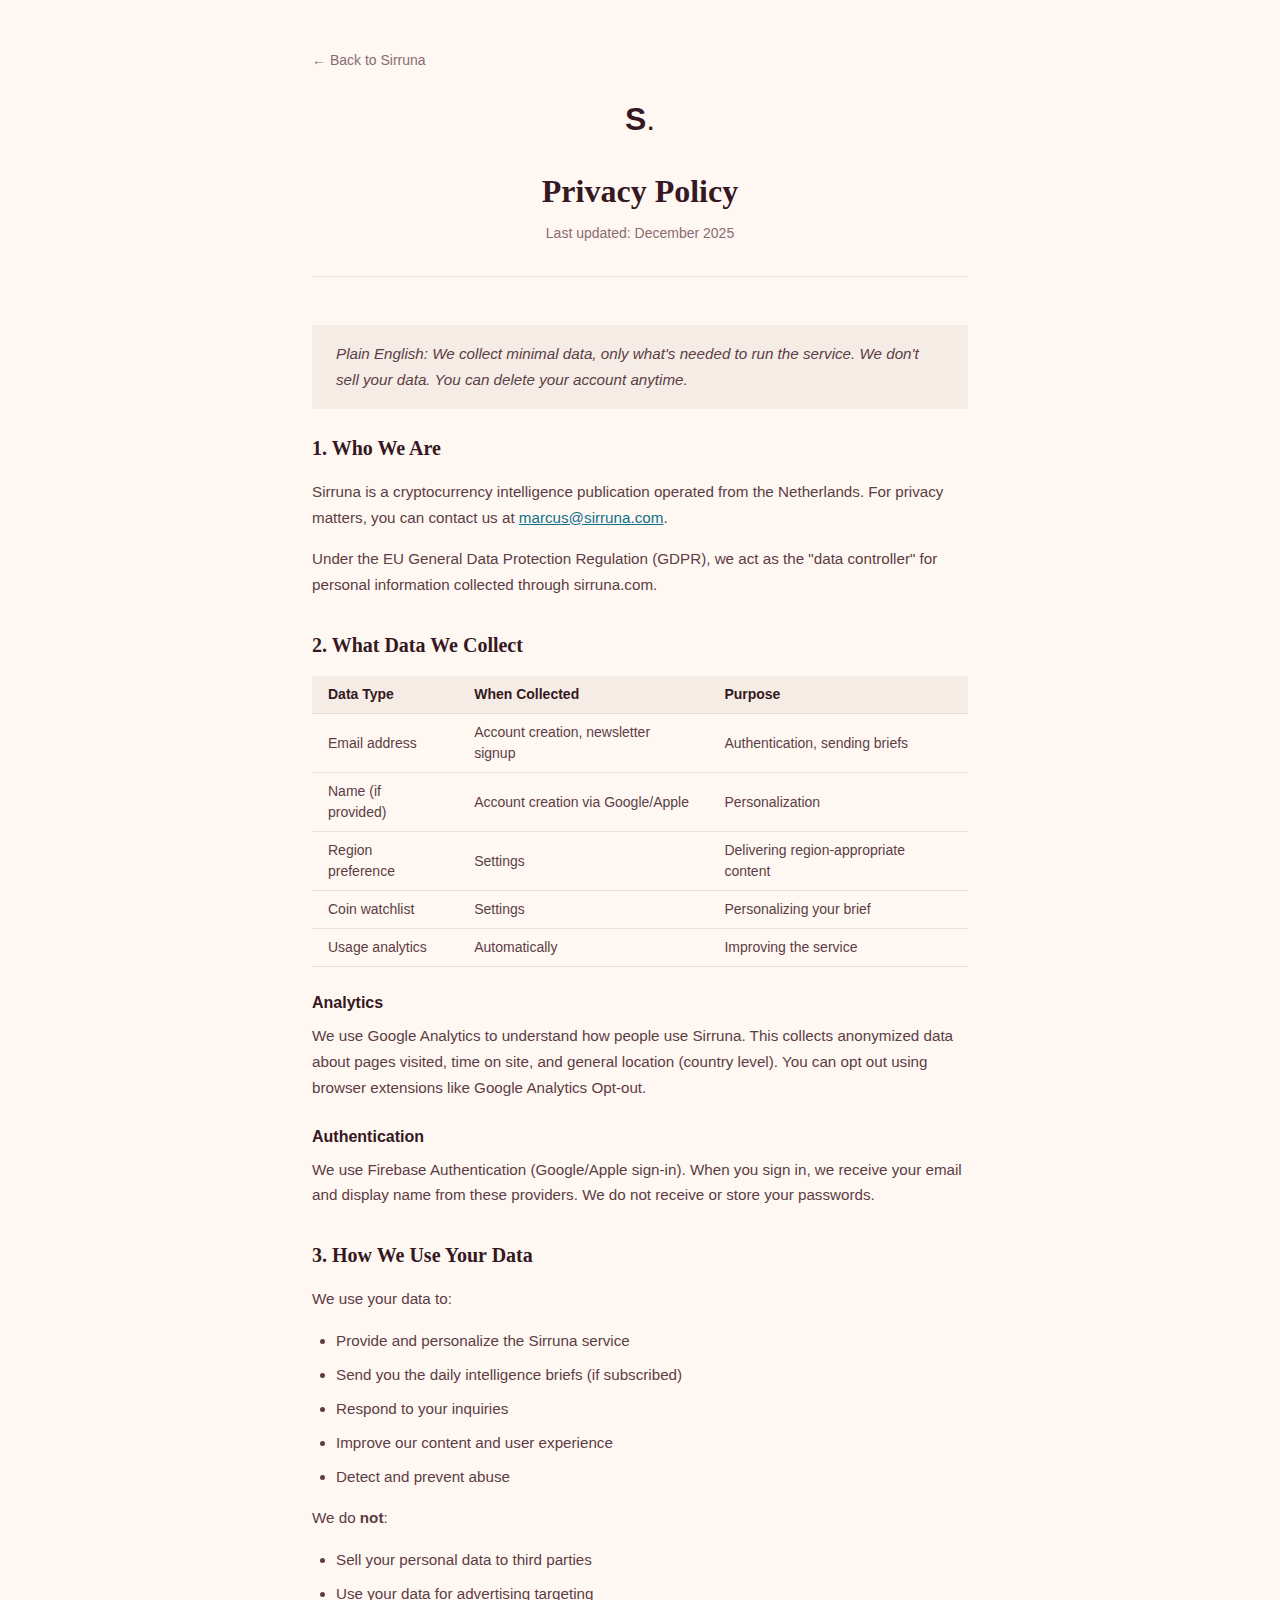
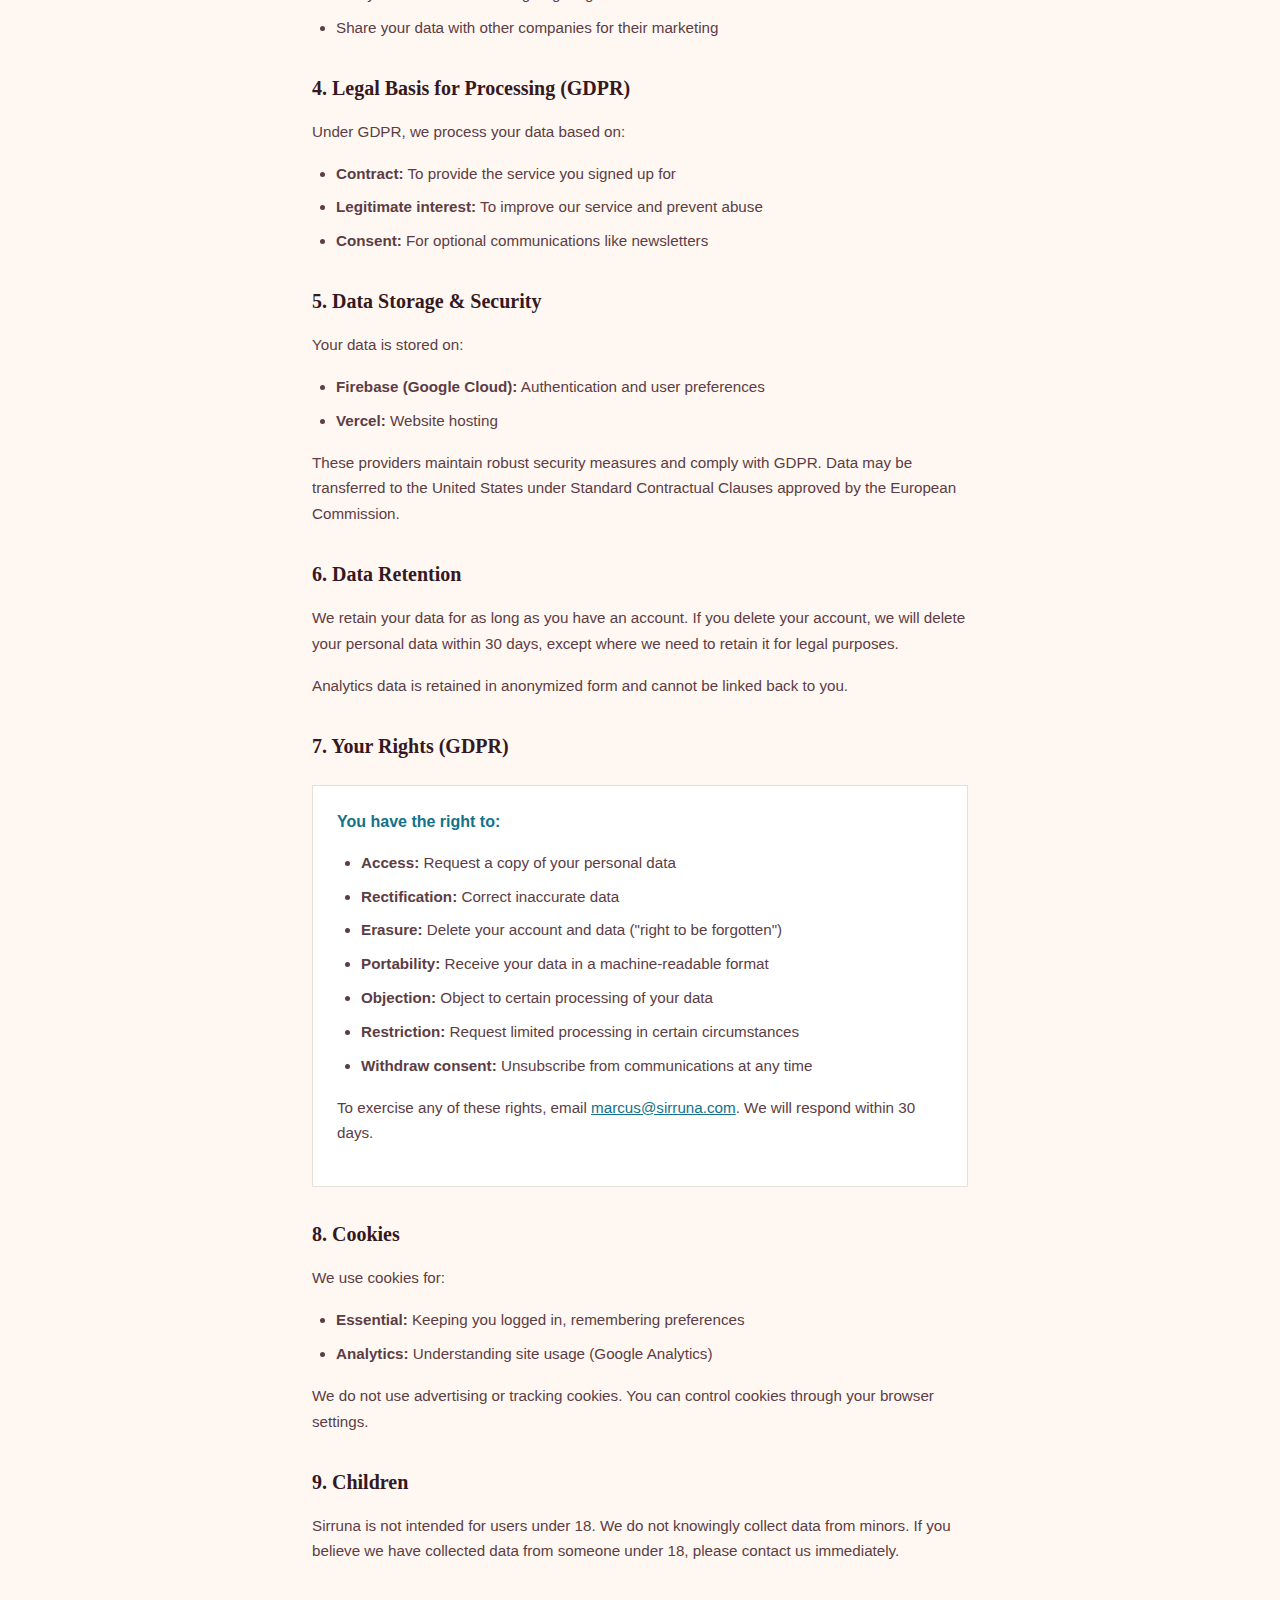
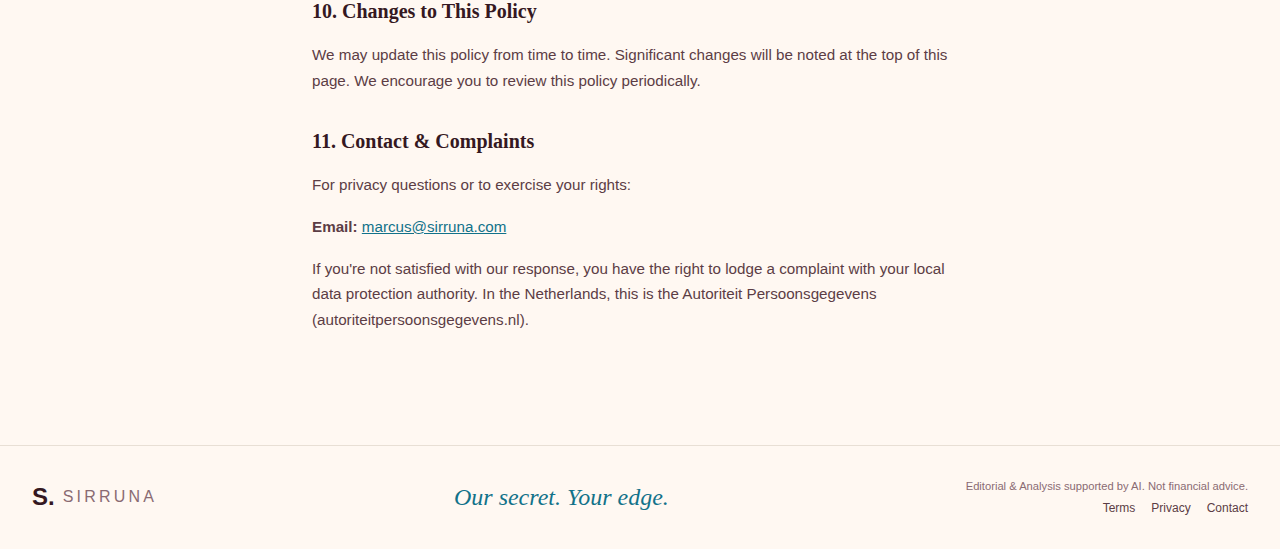
<file: privacy.html>
<!DOCTYPE html>
<html lang="en">
<head>
    <meta charset="UTF-8">
    <meta name="viewport" content="width=device-width, initial-scale=1.0">
    <title>Privacy Policy · Sirruna</title>
    
    <meta name="description" content="Sirruna Privacy Policy - how we collect, use, and protect your data.">
    <meta name="robots" content="noindex">
    
    <link rel="icon" type="image/png" href="favicon.png">
    <link rel="apple-touch-icon" href="favicon.png">
    <link rel="stylesheet" href="style.css">
    <link rel="stylesheet" href="footer.css">
    <link rel="preconnect" href="https://fonts.googleapis.com">
    <link rel="preconnect" href="https://fonts.gstatic.com" crossorigin>
    <link href="https://fonts.googleapis.com/css2?family=Bodoni+Moda:ital,opsz,wght@0,6..96,400;0,6..96,700;1,6..96,400&family=DM+Sans:ital,wght@0,400;0,500;0,700;1,400&family=DM+Serif+Display&display=swap" rel="stylesheet">
    
    <style>
        .legal-page {
            max-width: 720px;
            margin: 0 auto;
            padding: var(--2xl) var(--xl);
        }
        
        .legal-header {
            text-align: center;
            margin-bottom: var(--2xl);
            padding-bottom: var(--xl);
            border-bottom: 1px solid var(--rule);
        }
        
        .legal-brand {
            font-family: var(--serif-display);
            font-size: 2rem;
            color: var(--ink);
            text-decoration: none;
            display: inline-block;
            margin-bottom: var(--lg);
        }
        
        .legal-brand strong { font-weight: 700; }
        .legal-brand .dot { color: var(--gold); }
        
        .legal-title {
            font-family: var(--serif);
            font-size: 2rem;
            color: var(--ink);
            margin-bottom: var(--sm);
        }
        
        .legal-updated {
            font-family: var(--sans);
            font-size: 0.875rem;
            color: var(--ink-tertiary);
        }
        
        .legal-content h2 {
            font-family: var(--serif);
            font-size: 1.25rem;
            color: var(--ink);
            margin: var(--xl) 0 var(--md) 0;
        }
        
        .legal-content h2:first-of-type {
            margin-top: 0;
        }
        
        .legal-content h3 {
            font-family: var(--sans);
            font-size: 1rem;
            font-weight: 600;
            color: var(--ink);
            margin: var(--lg) 0 var(--sm) 0;
        }
        
        .legal-content p {
            font-family: var(--sans);
            font-size: 0.95rem;
            line-height: 1.7;
            color: var(--ink-secondary);
            margin-bottom: var(--md);
        }
        
        .legal-content ul {
            margin: var(--md) 0;
            padding-left: var(--lg);
        }
        
        .legal-content li {
            font-family: var(--sans);
            font-size: 0.95rem;
            line-height: 1.7;
            color: var(--ink-secondary);
            margin-bottom: var(--sm);
        }
        
        .legal-content a {
            color: var(--teal);
            text-decoration: underline;
        }
        
        .legal-content a:hover {
            color: var(--burgundy);
        }
        
        .legal-highlight {
            background: var(--paper-dark);
            border-left: 3px solid var(--gold);
            padding: var(--md) var(--lg);
            margin: var(--lg) 0;
        }
        
        .legal-highlight p {
            margin-bottom: 0;
            font-style: italic;
        }
        
        .data-table {
            width: 100%;
            border-collapse: collapse;
            margin: var(--md) 0;
            font-family: var(--sans);
            font-size: 0.875rem;
        }
        
        .data-table th,
        .data-table td {
            text-align: left;
            padding: var(--sm) var(--md);
            border-bottom: 1px solid var(--rule);
            color: var(--ink-secondary);
        }
        
        .data-table th {
            font-weight: 600;
            color: var(--ink);
            background: var(--paper-dark);
        }
        
        .back-link {
            display: inline-block;
            font-family: var(--sans);
            font-size: 0.875rem;
            color: var(--ink-tertiary);
            text-decoration: none;
            margin-bottom: var(--lg);
        }
        
        .back-link:hover {
            color: var(--ink);
        }
        
        .back-link::before {
            content: "← ";
        }
        
        .gdpr-rights {
            background: var(--white);
            border: 1px solid var(--rule);
            padding: var(--lg);
            margin: var(--lg) 0;
        }
        
        .gdpr-rights h3 {
            margin-top: 0;
            color: var(--teal);
        }
    </style>
</head>
<body>
    <div class="legal-page">
        <a href="/" class="back-link">Back to Sirruna</a>
        
        <header class="legal-header">
            <a href="/" class="legal-brand"><strong>S</strong><span class="dot">.</span></a>
            <h1 class="legal-title">Privacy Policy</h1>
            <p class="legal-updated">Last updated: December 2025</p>
        </header>
        
        <div class="legal-content">
            <div class="legal-highlight">
                <p>Plain English: We collect minimal data, only what's needed to run the service. We don't sell your data. You can delete your account anytime.</p>
            </div>
            
            <h2>1. Who We Are</h2>
            <p>Sirruna is a cryptocurrency intelligence publication operated from the Netherlands. For privacy matters, you can contact us at <a href="mailto:marcus@sirruna.com">marcus@sirruna.com</a>.</p>
            <p>Under the EU General Data Protection Regulation (GDPR), we act as the "data controller" for personal information collected through sirruna.com.</p>
            
            <h2>2. What Data We Collect</h2>
            
            <table class="data-table">
                <thead>
                    <tr>
                        <th>Data Type</th>
                        <th>When Collected</th>
                        <th>Purpose</th>
                    </tr>
                </thead>
                <tbody>
                    <tr>
                        <td>Email address</td>
                        <td>Account creation, newsletter signup</td>
                        <td>Authentication, sending briefs</td>
                    </tr>
                    <tr>
                        <td>Name (if provided)</td>
                        <td>Account creation via Google/Apple</td>
                        <td>Personalization</td>
                    </tr>
                    <tr>
                        <td>Region preference</td>
                        <td>Settings</td>
                        <td>Delivering region-appropriate content</td>
                    </tr>
                    <tr>
                        <td>Coin watchlist</td>
                        <td>Settings</td>
                        <td>Personalizing your brief</td>
                    </tr>
                    <tr>
                        <td>Usage analytics</td>
                        <td>Automatically</td>
                        <td>Improving the service</td>
                    </tr>
                </tbody>
            </table>
            
            <h3>Analytics</h3>
            <p>We use Google Analytics to understand how people use Sirruna. This collects anonymized data about pages visited, time on site, and general location (country level). You can opt out using browser extensions like Google Analytics Opt-out.</p>
            
            <h3>Authentication</h3>
            <p>We use Firebase Authentication (Google/Apple sign-in). When you sign in, we receive your email and display name from these providers. We do not receive or store your passwords.</p>
            
            <h2>3. How We Use Your Data</h2>
            <p>We use your data to:</p>
            <ul>
                <li>Provide and personalize the Sirruna service</li>
                <li>Send you the daily intelligence briefs (if subscribed)</li>
                <li>Respond to your inquiries</li>
                <li>Improve our content and user experience</li>
                <li>Detect and prevent abuse</li>
            </ul>
            <p>We do <strong>not</strong>:</p>
            <ul>
                <li>Sell your personal data to third parties</li>
                <li>Use your data for advertising targeting</li>
                <li>Share your data with other companies for their marketing</li>
            </ul>
            
            <h2>4. Legal Basis for Processing (GDPR)</h2>
            <p>Under GDPR, we process your data based on:</p>
            <ul>
                <li><strong>Contract:</strong> To provide the service you signed up for</li>
                <li><strong>Legitimate interest:</strong> To improve our service and prevent abuse</li>
                <li><strong>Consent:</strong> For optional communications like newsletters</li>
            </ul>
            
            <h2>5. Data Storage & Security</h2>
            <p>Your data is stored on:</p>
            <ul>
                <li><strong>Firebase (Google Cloud):</strong> Authentication and user preferences</li>
                <li><strong>Vercel:</strong> Website hosting</li>
            </ul>
            <p>These providers maintain robust security measures and comply with GDPR. Data may be transferred to the United States under Standard Contractual Clauses approved by the European Commission.</p>
            
            <h2>6. Data Retention</h2>
            <p>We retain your data for as long as you have an account. If you delete your account, we will delete your personal data within 30 days, except where we need to retain it for legal purposes.</p>
            <p>Analytics data is retained in anonymized form and cannot be linked back to you.</p>
            
            <h2>7. Your Rights (GDPR)</h2>
            <div class="gdpr-rights">
                <h3>You have the right to:</h3>
                <ul>
                    <li><strong>Access:</strong> Request a copy of your personal data</li>
                    <li><strong>Rectification:</strong> Correct inaccurate data</li>
                    <li><strong>Erasure:</strong> Delete your account and data ("right to be forgotten")</li>
                    <li><strong>Portability:</strong> Receive your data in a machine-readable format</li>
                    <li><strong>Objection:</strong> Object to certain processing of your data</li>
                    <li><strong>Restriction:</strong> Request limited processing in certain circumstances</li>
                    <li><strong>Withdraw consent:</strong> Unsubscribe from communications at any time</li>
                </ul>
                <p>To exercise any of these rights, email <a href="mailto:marcus@sirruna.com">marcus@sirruna.com</a>. We will respond within 30 days.</p>
            </div>
            
            <h2>8. Cookies</h2>
            <p>We use cookies for:</p>
            <ul>
                <li><strong>Essential:</strong> Keeping you logged in, remembering preferences</li>
                <li><strong>Analytics:</strong> Understanding site usage (Google Analytics)</li>
            </ul>
            <p>We do not use advertising or tracking cookies. You can control cookies through your browser settings.</p>
            
            <h2>9. Children</h2>
            <p>Sirruna is not intended for users under 18. We do not knowingly collect data from minors. If you believe we have collected data from someone under 18, please contact us immediately.</p>
            
            <h2>10. Changes to This Policy</h2>
            <p>We may update this policy from time to time. Significant changes will be noted at the top of this page. We encourage you to review this policy periodically.</p>
            
            <h2>11. Contact & Complaints</h2>
            <p>For privacy questions or to exercise your rights:</p>
            <p><strong>Email:</strong> <a href="mailto:marcus@sirruna.com">marcus@sirruna.com</a></p>
            <p>If you're not satisfied with our response, you have the right to lodge a complaint with your local data protection authority. In the Netherlands, this is the Autoriteit Persoonsgegevens (autoriteitpersoonsgegevens.nl).</p>
        </div>
    </div>
    
    <!-- Site Footer -->
    <footer class="site-footer">
        <div class="footer-content">
            <div class="footer-brand">
                <span class="footer-logo"><strong>S</strong><span class="footer-dot">.</span></span>
                <span class="footer-name">SIRRUNA</span>
            </div>
            <p class="footer-tagline"><em>Our secret. Your edge.</em></p>
            <div class="footer-legal">
                <p class="footer-disclaimer">Editorial & Analysis supported by AI. Not financial advice.</p>
                <p class="footer-copyright">&copy; 2025 Sirruna. All rights reserved.</p>
                <nav class="footer-links">
                    <a href="/terms.html">Terms</a>
                    <a href="/privacy.html">Privacy</a>
                    <a href="mailto:marcus@sirruna.com">Contact</a>
                </nav>
            </div>
        </div>
    </footer>
</body>
</html>
</file>
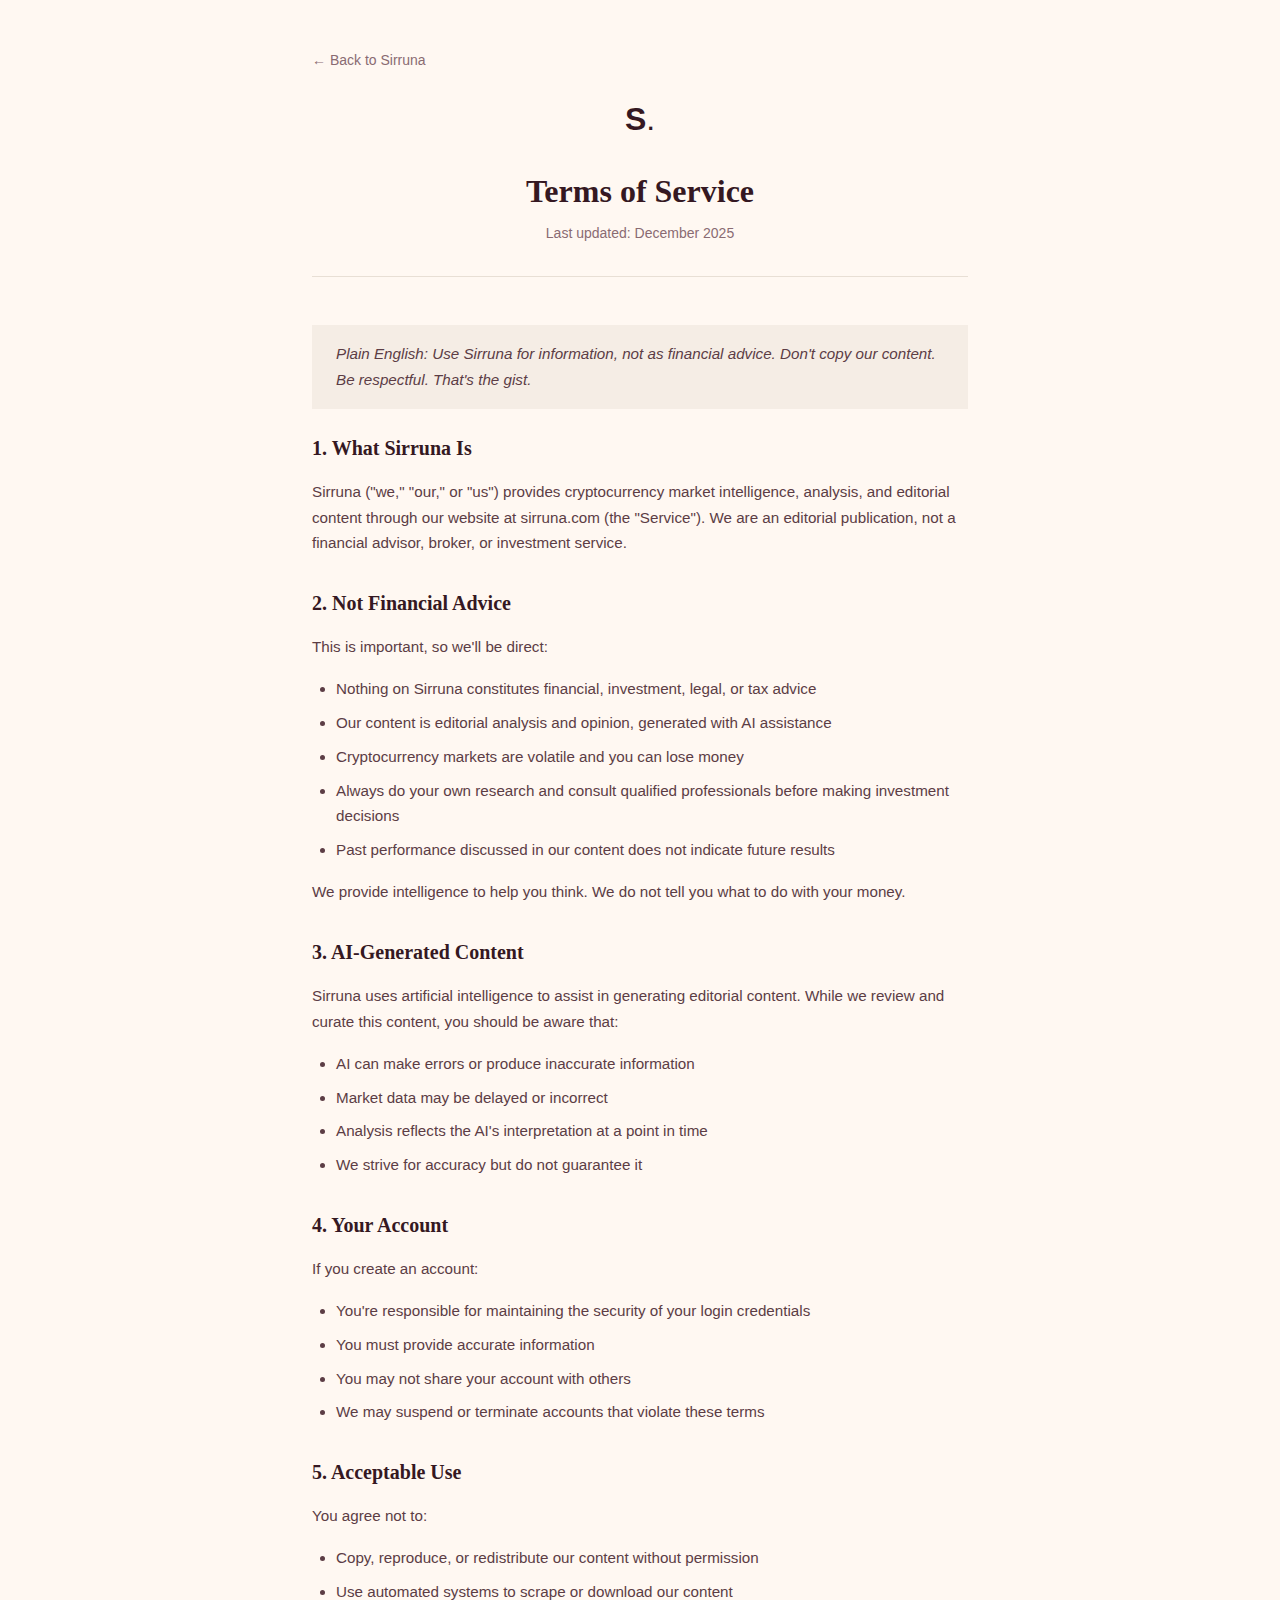
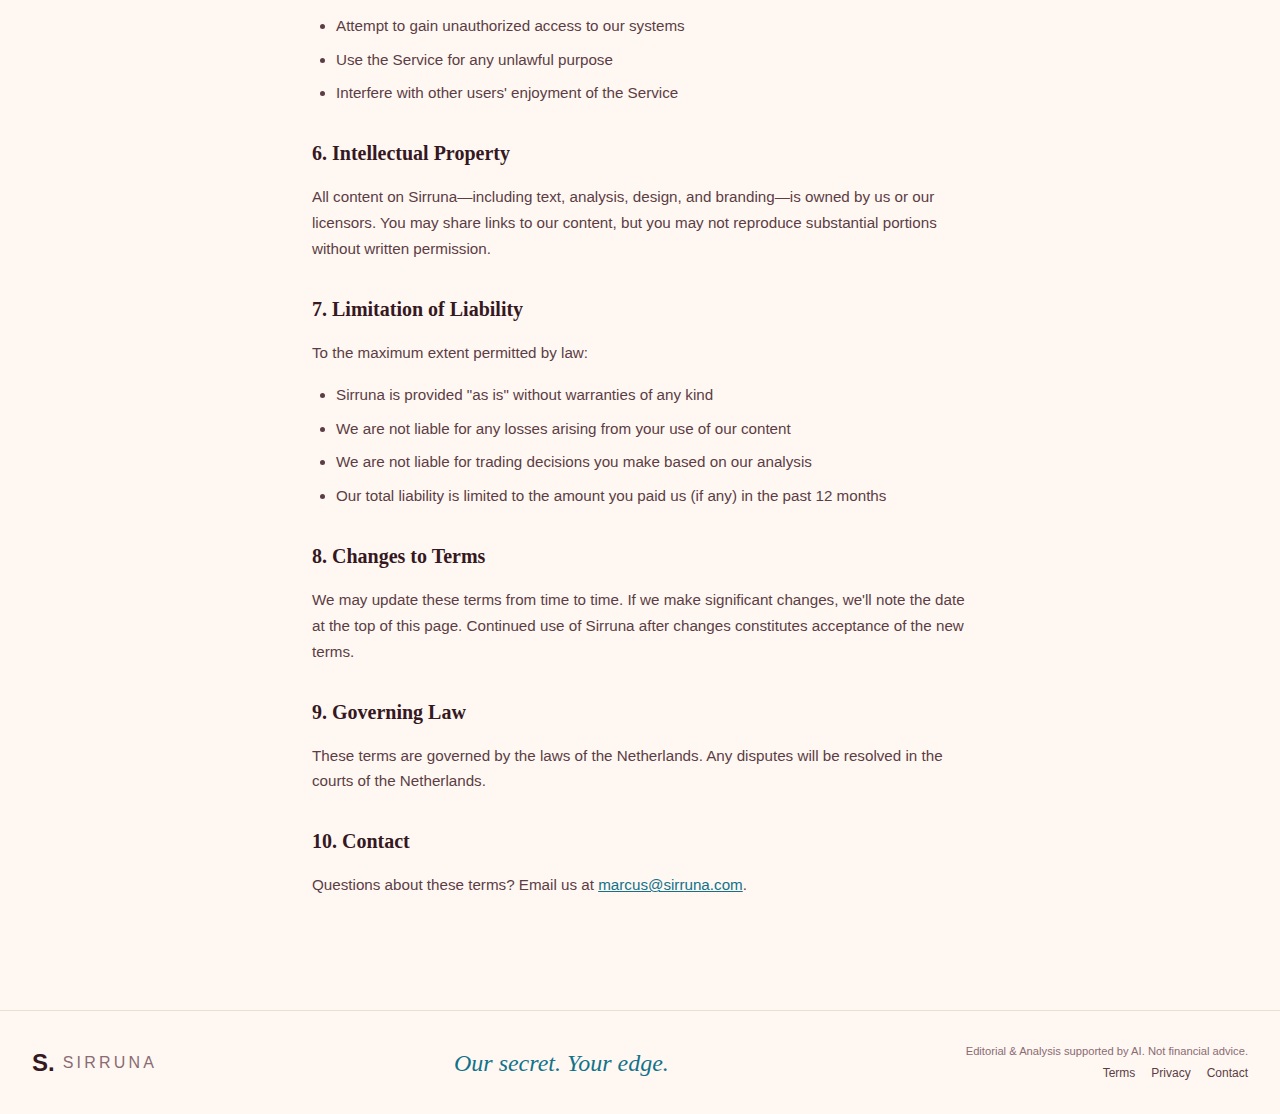
<file: terms.html>
<!DOCTYPE html>
<html lang="en">
<head>
    <meta charset="UTF-8">
    <meta name="viewport" content="width=device-width, initial-scale=1.0">
    <title>Terms of Service · Sirruna</title>
    
    <meta name="description" content="Sirruna Terms of Service - the rules governing your use of our crypto intelligence platform.">
    <meta name="robots" content="noindex">
    
    <link rel="icon" type="image/png" href="favicon.png">
    <link rel="apple-touch-icon" href="favicon.png">
    <link rel="stylesheet" href="style.css">
    <link rel="stylesheet" href="footer.css">
    <link rel="preconnect" href="https://fonts.googleapis.com">
    <link rel="preconnect" href="https://fonts.gstatic.com" crossorigin>
    <link href="https://fonts.googleapis.com/css2?family=Bodoni+Moda:ital,opsz,wght@0,6..96,400;0,6..96,700;1,6..96,400&family=DM+Sans:ital,wght@0,400;0,500;0,700;1,400&family=DM+Serif+Display&display=swap" rel="stylesheet">
    
    <style>
        .legal-page {
            max-width: 720px;
            margin: 0 auto;
            padding: var(--2xl) var(--xl);
        }
        
        .legal-header {
            text-align: center;
            margin-bottom: var(--2xl);
            padding-bottom: var(--xl);
            border-bottom: 1px solid var(--rule);
        }
        
        .legal-brand {
            font-family: var(--serif-display);
            font-size: 2rem;
            color: var(--ink);
            text-decoration: none;
            display: inline-block;
            margin-bottom: var(--lg);
        }
        
        .legal-brand strong { font-weight: 700; }
        .legal-brand .dot { color: var(--gold); }
        
        .legal-title {
            font-family: var(--serif);
            font-size: 2rem;
            color: var(--ink);
            margin-bottom: var(--sm);
        }
        
        .legal-updated {
            font-family: var(--sans);
            font-size: 0.875rem;
            color: var(--ink-tertiary);
        }
        
        .legal-content h2 {
            font-family: var(--serif);
            font-size: 1.25rem;
            color: var(--ink);
            margin: var(--xl) 0 var(--md) 0;
        }
        
        .legal-content h2:first-of-type {
            margin-top: 0;
        }
        
        .legal-content p {
            font-family: var(--sans);
            font-size: 0.95rem;
            line-height: 1.7;
            color: var(--ink-secondary);
            margin-bottom: var(--md);
        }
        
        .legal-content ul {
            margin: var(--md) 0;
            padding-left: var(--lg);
        }
        
        .legal-content li {
            font-family: var(--sans);
            font-size: 0.95rem;
            line-height: 1.7;
            color: var(--ink-secondary);
            margin-bottom: var(--sm);
        }
        
        .legal-content a {
            color: var(--teal);
            text-decoration: underline;
        }
        
        .legal-content a:hover {
            color: var(--burgundy);
        }
        
        .legal-highlight {
            background: var(--paper-dark);
            border-left: 3px solid var(--gold);
            padding: var(--md) var(--lg);
            margin: var(--lg) 0;
        }
        
        .legal-highlight p {
            margin-bottom: 0;
            font-style: italic;
        }
        
        .back-link {
            display: inline-block;
            font-family: var(--sans);
            font-size: 0.875rem;
            color: var(--ink-tertiary);
            text-decoration: none;
            margin-bottom: var(--lg);
        }
        
        .back-link:hover {
            color: var(--ink);
        }
        
        .back-link::before {
            content: "← ";
        }
    </style>
</head>
<body>
    <div class="legal-page">
        <a href="/" class="back-link">Back to Sirruna</a>
        
        <header class="legal-header">
            <a href="/" class="legal-brand"><strong>S</strong><span class="dot">.</span></a>
            <h1 class="legal-title">Terms of Service</h1>
            <p class="legal-updated">Last updated: December 2025</p>
        </header>
        
        <div class="legal-content">
            <div class="legal-highlight">
                <p>Plain English: Use Sirruna for information, not as financial advice. Don't copy our content. Be respectful. That's the gist.</p>
            </div>
            
            <h2>1. What Sirruna Is</h2>
            <p>Sirruna ("we," "our," or "us") provides cryptocurrency market intelligence, analysis, and editorial content through our website at sirruna.com (the "Service"). We are an editorial publication, not a financial advisor, broker, or investment service.</p>
            
            <h2>2. Not Financial Advice</h2>
            <p>This is important, so we'll be direct:</p>
            <ul>
                <li>Nothing on Sirruna constitutes financial, investment, legal, or tax advice</li>
                <li>Our content is editorial analysis and opinion, generated with AI assistance</li>
                <li>Cryptocurrency markets are volatile and you can lose money</li>
                <li>Always do your own research and consult qualified professionals before making investment decisions</li>
                <li>Past performance discussed in our content does not indicate future results</li>
            </ul>
            <p>We provide intelligence to help you think. We do not tell you what to do with your money.</p>
            
            <h2>3. AI-Generated Content</h2>
            <p>Sirruna uses artificial intelligence to assist in generating editorial content. While we review and curate this content, you should be aware that:</p>
            <ul>
                <li>AI can make errors or produce inaccurate information</li>
                <li>Market data may be delayed or incorrect</li>
                <li>Analysis reflects the AI's interpretation at a point in time</li>
                <li>We strive for accuracy but do not guarantee it</li>
            </ul>
            
            <h2>4. Your Account</h2>
            <p>If you create an account:</p>
            <ul>
                <li>You're responsible for maintaining the security of your login credentials</li>
                <li>You must provide accurate information</li>
                <li>You may not share your account with others</li>
                <li>We may suspend or terminate accounts that violate these terms</li>
            </ul>
            
            <h2>5. Acceptable Use</h2>
            <p>You agree not to:</p>
            <ul>
                <li>Copy, reproduce, or redistribute our content without permission</li>
                <li>Use automated systems to scrape or download our content</li>
                <li>Attempt to gain unauthorized access to our systems</li>
                <li>Use the Service for any unlawful purpose</li>
                <li>Interfere with other users' enjoyment of the Service</li>
            </ul>
            
            <h2>6. Intellectual Property</h2>
            <p>All content on Sirruna—including text, analysis, design, and branding—is owned by us or our licensors. You may share links to our content, but you may not reproduce substantial portions without written permission.</p>
            
            <h2>7. Limitation of Liability</h2>
            <p>To the maximum extent permitted by law:</p>
            <ul>
                <li>Sirruna is provided "as is" without warranties of any kind</li>
                <li>We are not liable for any losses arising from your use of our content</li>
                <li>We are not liable for trading decisions you make based on our analysis</li>
                <li>Our total liability is limited to the amount you paid us (if any) in the past 12 months</li>
            </ul>
            
            <h2>8. Changes to Terms</h2>
            <p>We may update these terms from time to time. If we make significant changes, we'll note the date at the top of this page. Continued use of Sirruna after changes constitutes acceptance of the new terms.</p>
            
            <h2>9. Governing Law</h2>
            <p>These terms are governed by the laws of the Netherlands. Any disputes will be resolved in the courts of the Netherlands.</p>
            
            <h2>10. Contact</h2>
            <p>Questions about these terms? Email us at <a href="mailto:marcus@sirruna.com">marcus@sirruna.com</a>.</p>
        </div>
    </div>
    
    <!-- Site Footer -->
    <footer class="site-footer">
        <div class="footer-content">
            <div class="footer-brand">
                <span class="footer-logo"><strong>S</strong><span class="footer-dot">.</span></span>
                <span class="footer-name">SIRRUNA</span>
            </div>
            <p class="footer-tagline"><em>Our secret. Your edge.</em></p>
            <div class="footer-legal">
                <p class="footer-disclaimer">Editorial & Analysis supported by AI. Not financial advice.</p>
                <p class="footer-copyright">&copy; 2025 Sirruna. All rights reserved.</p>
                <nav class="footer-links">
                    <a href="/terms.html">Terms</a>
                    <a href="/privacy.html">Privacy</a>
                    <a href="mailto:marcus@sirruna.com">Contact</a>
                </nav>
            </div>
        </div>
    </footer>
</body>
</html>
</file>
<file: style.css>
/* The Litmus - Editorial Design System */

:root {
    /* Palette */
    --burgundy: #8A123C;
    --burgundy-dark: #6d0e2f;
    --teal: #12728A;
    --white: #FFFFFF;
    
    --paper: #FFF8F2;
    --paper-dark: #F5EDE5;
    --rule: #E8DFD5;
    
    --ink: #351822;
    --ink-secondary: #5C3D45;
    --ink-tertiary: #8A6B72;
    
    /* Typography */
    --serif: 'Source Serif Pro', Georgia, serif;
    --sans: 'Inter', -apple-system, sans-serif;
    
    /* Spacing */
    --xs: 0.25rem;
    --sm: 0.5rem;
    --md: 1rem;
    --lg: 1.5rem;
    --xl: 2rem;
    --2xl: 3rem;
}

/* Reset */
*, *::before, *::after {
    box-sizing: border-box;
    margin: 0;
    padding: 0;
}

html {
    font-size: 16px;
    -webkit-font-smoothing: antialiased;
}

body {
    font-family: var(--sans);
    background: var(--paper);
    color: var(--ink);
    line-height: 1.5;
}

a {
    color: inherit;
    text-decoration: none;
}

/* Container */
.container {
    max-width: 1400px;
    margin: 0 auto;
    padding: var(--lg) var(--xl);
}

/* Fixed Header Container */
.header-fixed {
    position: fixed;
    top: 0;
    left: 0;
    right: 0;
    background: var(--paper);
    z-index: 100;
    padding: var(--md) var(--xl) 0 var(--xl);
    box-shadow: 0 2px 8px rgba(0,0,0,0.04);
}

.header-fixed .masthead,
.header-fixed .section-nav {
    max-width: 1400px;
    margin: 0 auto;
}

/* Content offset for fixed header */
.content-offset {
    padding-top: 0; /* Handled by editorial-grid position */
}

/* Center content on very wide screens */
@media (min-width: 1500px) {
    .container {
        padding: var(--lg) calc((100vw - 1400px) / 2 + var(--xl));
    }
    
    .header-fixed {
        padding: 0 calc((100vw - 1400px) / 2 + var(--xl));
    }
}

/* ========== MASTHEAD ========== */
.masthead {
    display: flex;
    justify-content: center;
    align-items: center;
    padding: var(--sm) 0 var(--md) 0;
    border-bottom: 1px solid var(--rule);
    position: relative;
}

/* ========== MASTHEAD - FT Style Three Column ========== */
.masthead {
    display: grid;
    grid-template-columns: 1fr auto 1fr;
    align-items: center;
    padding: var(--md) 0;
    border-bottom: 1px solid var(--rule);
    margin-bottom: var(--md);
}

.masthead-left {
    display: flex;
    align-items: center;
    justify-content: flex-start;
}

.masthead-center {
    display: flex;
    justify-content: center;
}

.masthead-brand {
    display: flex;
    align-items: center;
    gap: var(--md);
    text-decoration: none;
}

.logo-icon {
    width: 40px;
    height: 40px;
    border-radius: 8px;
}

.brand-name {
    font-family: 'Libre Baskerville', Georgia, serif;
    font-weight: 700;
    font-size: 2rem;
    color: var(--ink);
    letter-spacing: 0;
}

.masthead-right {
    display: flex;
    align-items: center;
    justify-content: flex-end;
    gap: var(--sm);
}

/* Edition Picker */
.edition-picker {
    display: flex;
    gap: var(--xs);
}

.edition {
    font-family: var(--sans);
    font-size: 0.7rem;
    font-weight: 500;
    padding: var(--xs) var(--sm);
    background: transparent;
    border: 1px solid var(--rule);
    border-radius: 3px;
    color: var(--ink-tertiary);
    cursor: pointer;
    transition: all 0.15s;
}

.edition:hover {
    border-color: var(--ink-tertiary);
    color: var(--ink-secondary);
}

.edition.active {
    background: var(--burgundy);
    border-color: var(--burgundy);
    color: white;
}

/* Edition Badge (shown for logged-in users) */
.edition-badge {
    display: flex;
    align-items: center;
}

.edition-badge-text {
    font-family: var(--sans);
    font-size: 0.8rem;
    font-weight: 600;
    color: var(--burgundy);
    letter-spacing: 0.02em;
}

/* Subscribe Button */
.subscribe-btn {
    font-family: var(--sans);
    font-size: 0.8rem;
    font-weight: 600;
    padding: var(--xs) var(--md);
    background: var(--ink);
    border: none;
    border-radius: 3px;
    color: white;
    cursor: pointer;
    transition: all 0.15s;
}

.subscribe-btn:hover:not(:disabled) {
    background: var(--burgundy);
}

.subscribe-btn:disabled {
    opacity: 0.5;
    cursor: not-allowed;
}

/* Sign In Button */
.signin-btn {
    font-family: var(--sans);
    font-size: 0.8rem;
    font-weight: 500;
    padding: var(--xs) var(--md);
    background: transparent;
    border: 1px solid var(--rule);
    border-radius: 3px;
    color: var(--ink-secondary);
    cursor: pointer;
    transition: all 0.15s;
    display: flex;
    align-items: center;
    gap: var(--xs);
}

.signin-btn:hover {
    border-color: var(--burgundy);
    color: var(--burgundy);
}

/* Auth Container */
.auth-container {
    position: relative;
}

.auth-hidden {
    display: none !important;
}

/* User Menu Button (when signed in) */
.user-menu-btn {
    display: flex;
    align-items: center;
    gap: var(--xs);
    padding: 4px 8px 4px 4px;
    background: transparent;
    border: 1px solid var(--rule);
    border-radius: 20px;
    cursor: pointer;
    transition: all 0.15s;
}

.user-menu-btn:hover {
    border-color: var(--burgundy);
}

.user-avatar {
    width: 28px;
    height: 28px;
    border-radius: 50%;
    object-fit: cover;
}

.user-name {
    font-family: var(--sans);
    font-size: 0.8rem;
    font-weight: 500;
    color: var(--ink-secondary);
    max-width: 100px;
    overflow: hidden;
    text-overflow: ellipsis;
    white-space: nowrap;
}

/* User Dropdown */
.user-dropdown {
    position: absolute;
    top: calc(100% + 8px);
    right: 0;
    min-width: 160px;
    background: var(--white);
    border: 1px solid var(--rule);
    border-radius: 8px;
    box-shadow: 0 4px 20px rgba(0,0,0,0.12);
    padding: var(--xs);
    z-index: 100;
    display: none;
}

.user-dropdown.open {
    display: block;
}

.dropdown-item {
    width: 100%;
    display: flex;
    align-items: center;
    gap: var(--sm);
    padding: var(--sm) var(--md);
    background: transparent;
    border: none;
    border-radius: 4px;
    font-family: var(--sans);
    font-size: 0.85rem;
    color: var(--ink-secondary);
    cursor: pointer;
    transition: all 0.15s;
}

.dropdown-item:hover {
    background: var(--paper-dark);
    color: var(--ink);
}

.dropdown-item svg {
    color: var(--ink-tertiary);
}

/* Sign In Modal */
.signin-modal {
    max-width: 400px;
}

.signin-body {
    text-align: center;
    padding: var(--xl) var(--lg);
}

.signin-subtitle {
    font-size: 0.95rem;
    color: var(--ink-secondary);
    margin-bottom: var(--xl);
}

.signin-buttons {
    display: flex;
    flex-direction: column;
    gap: var(--md);
}

.signin-provider {
    display: flex;
    align-items: center;
    justify-content: center;
    gap: var(--md);
    width: 100%;
    padding: var(--md) var(--lg);
    background: var(--white);
    border: 1px solid var(--rule);
    border-radius: 8px;
    font-family: var(--sans);
    font-size: 0.95rem;
    font-weight: 500;
    color: var(--ink);
    cursor: pointer;
    transition: all 0.15s;
}

.signin-provider:hover {
    border-color: var(--ink-secondary);
    box-shadow: 0 2px 8px rgba(0,0,0,0.08);
}

#apple-signin {
    background: var(--ink);
    border-color: var(--ink);
    color: white;
}

#apple-signin:hover {
    background: #1a1a1a;
}

.signin-terms {
    margin-top: var(--xl);
    font-size: 0.75rem;
    color: var(--ink-tertiary);
}

/* ========== MARKET STRIP ========== */
.market-strip {
    display: flex;
    gap: var(--xl);
    padding: var(--sm) 0;
    border-bottom: 1px solid var(--rule);
}

.ticker {
    display: flex;
    align-items: baseline;
    gap: var(--sm);
}

.ticker-label {
    font-size: 0.65rem;
    font-weight: 500;
    text-transform: uppercase;
    letter-spacing: 0.05em;
    color: var(--ink-tertiary);
}

.ticker-value {
    font-size: 0.9rem;
    font-weight: 600;
    color: var(--ink);
}

.ticker-change {
    font-size: 0.75rem;
    font-weight: 500;
}

.ticker-change.up { color: #0a7c42; }
.ticker-change.down { color: var(--burgundy); }

/* Market Activity indicator */
.ticker-activity {
    font-weight: 600;
}
.ticker-activity.frenzied { color: var(--burgundy); }
.ticker-activity.active { color: #0a7c42; }
.ticker-activity.moderate { color: var(--teal); }
.ticker-activity.quiet { color: var(--ink-tertiary); }

/* ========== SECTION NAV ========== */
.section-nav {
    display: flex;
    justify-content: flex-end;
    gap: var(--lg);
    padding: var(--md) 0;
    border-bottom: 2px solid var(--ink);
}

.section-link {
    font-size: 0.8rem;
    font-weight: 500;
    color: var(--ink-tertiary);
    transition: color 0.15s;
}

.section-link:hover,
.section-link.active {
    color: var(--ink);
}

/* ========== STICKY HEADER ========== */
/* Hidden on Daily Edition (using fixed header instead) */
/* Weekend Magazine uses .weekend-sticky class */
.sticky-header:not(.weekend-sticky) {
    display: none;
}

.sticky-header.weekend-sticky {
    position: fixed;
    top: -60px;
    left: 0;
    right: 0;
    height: 48px;
    background: var(--paper);
    border-bottom: 1px solid var(--rule);
    display: flex;
    align-items: center;
    justify-content: space-between;
    padding: 0 var(--xl);
    z-index: 1000;
    transition: top 0.25s ease;
    box-shadow: 0 2px 8px rgba(0,0,0,0.06);
}

.sticky-header.weekend-sticky.visible {
    top: 0;
}

.sticky-left {
    display: flex;
    align-items: center;
    gap: var(--lg);
}

.sticky-ticker {
    display: flex;
    align-items: center;
    gap: 6px;
}

.sticky-label {
    font-family: var(--sans);
    font-size: 0.7rem;
    font-weight: 600;
    color: var(--ink-tertiary);
    text-transform: uppercase;
    letter-spacing: 0.03em;
}

.sticky-value {
    font-family: var(--sans);
    font-size: 0.8rem;
    font-weight: 600;
    color: var(--ink);
}

.sticky-change {
    font-family: var(--sans);
    font-size: 0.75rem;
    font-weight: 500;
}

.sticky-change.up {
    color: var(--positive);
}

.sticky-change.down {
    color: var(--negative);
}

.sticky-activity {
    font-family: var(--sans);
    font-size: 0.75rem;
    font-weight: 600;
    color: var(--positive);
    padding: 3px 8px;
    background: rgba(16, 124, 65, 0.1);
    border-radius: 4px;
}

.sticky-activity.frenzied {
    color: var(--burgundy);
    background: rgba(138, 18, 60, 0.1);
}

.sticky-activity.moderate {
    color: var(--teal);
    background: rgba(0, 128, 128, 0.1);
}

.sticky-activity.quiet {
    color: var(--ink-tertiary);
    background: rgba(0, 0, 0, 0.05);
}

.sticky-right {
    display: flex;
    align-items: center;
    gap: var(--lg);
}

.sticky-nav {
    display: flex;
    gap: var(--md);
}

.sticky-link {
    font-family: var(--sans);
    font-size: 0.75rem;
    font-weight: 500;
    color: var(--ink-tertiary);
    text-decoration: none;
    transition: color 0.15s;
}

.sticky-link:hover,
.sticky-link.active {
    color: var(--ink);
}

.sticky-region {
    font-family: var(--sans);
    font-size: 0.7rem;
    font-weight: 600;
    color: var(--white);
    background: var(--ink);
    padding: 5px 12px;
    border-radius: 4px;
    text-transform: uppercase;
    letter-spacing: 0.03em;
}

/* ========== EDITORIAL GRID ========== */
.editorial-grid {
    display: grid;
    grid-template-columns: 260px 1fr 300px;
    gap: var(--xl);
    margin-top: var(--lg); /* Reduced - week-focus handles header offset */
    height: calc(100vh - 270px); /* Viewport minus header + padding */
}

/* ========== ARTICLE INDEX (Left) ========== */
.article-index {
    border-right: 1px solid var(--rule);
    padding-right: var(--xl);
    overflow: hidden;
    display: flex;
    flex-direction: column;
}

/* Scrollable content wrapper for index list */
.index-content {
    flex: 1;
    overflow-y: auto;
    scrollbar-width: thin;
    scrollbar-color: var(--rule) transparent;
}

.index-content::-webkit-scrollbar {
    width: 6px;
}

.index-content::-webkit-scrollbar-track {
    background: transparent;
}

.index-content::-webkit-scrollbar-thumb {
    background: var(--rule);
    border-radius: 3px;
}

/* ========== READING PANE (Center) ========== */
.reading-pane {
    overflow-y: auto;
    scrollbar-width: thin;
    scrollbar-color: var(--rule) transparent;
    padding-right: var(--md);
}

.reading-pane::-webkit-scrollbar {
    width: 6px;
}

.reading-pane::-webkit-scrollbar-track {
    background: transparent;
}

.reading-pane::-webkit-scrollbar-thumb {
    background: var(--rule);
    border-radius: 3px;
}

/* ========== CONTEXT SIDEBAR (Right) ========== */
.context-sidebar {
    overflow-y: auto;
    scrollbar-width: thin;
    scrollbar-color: var(--rule) transparent;
    padding-left: var(--md);
    border-left: 1px solid var(--rule);
}

.context-sidebar::-webkit-scrollbar {
    width: 6px;
}

.context-sidebar::-webkit-scrollbar-track {
    background: transparent;
}

.context-sidebar::-webkit-scrollbar-thumb {
    background: var(--rule);
    border-radius: 3px;
}

.index-header {
    padding-bottom: var(--md);
    border-bottom: 2px solid var(--burgundy);
    margin-bottom: var(--lg);
}

.index-header-top {
    display: flex;
    justify-content: space-between;
    align-items: baseline;
    margin-bottom: var(--sm);
}

.index-title {
    font-family: var(--sans);
    font-size: 0.8rem;
    font-weight: 600;
    text-transform: uppercase;
    letter-spacing: 0.08em;
    color: var(--burgundy);
}

.index-date {
    font-size: 0.7rem;
    color: var(--ink-tertiary);
}

/* Brief Selector Tabs */
.brief-selector {
    display: flex;
    gap: 0;
    background: var(--paper-dark);
    border-radius: 6px;
    padding: 3px;
}

.brief-tab {
    flex: 1;
    display: flex;
    flex-direction: column;
    align-items: center;
    gap: 2px;
    padding: 8px 12px;
    background: transparent;
    border: none;
    border-radius: 4px;
    cursor: pointer;
    transition: all 0.15s;
}

.brief-tab:hover {
    background: rgba(255,255,255,0.5);
}

.brief-tab.active {
    background: var(--white);
    box-shadow: 0 1px 3px rgba(0,0,0,0.1);
}

.brief-tab-label {
    font-family: var(--sans);
    font-size: 0.8rem;
    font-weight: 600;
    text-transform: uppercase;
    letter-spacing: 0.05em;
    color: var(--ink-tertiary);
}

.brief-tab.active .brief-tab-label {
    color: var(--burgundy);
}

.brief-tab-time {
    font-family: var(--sans);
    font-size: 0.65rem;
    font-weight: 500;
    color: var(--ink-tertiary);
}

.brief-tab.active .brief-tab-time {
    color: var(--ink-secondary);
}

/* Brief unavailable state */
.brief-tab.unavailable {
    opacity: 0.45;
    cursor: not-allowed;
}

.brief-tab.unavailable:hover {
    background: transparent;
}

.index-list {
    display: flex;
    flex-direction: column;
}

/* Index Cards */
.index-card {
    padding: var(--md) 0;
    border-bottom: 1px solid var(--rule);
    cursor: pointer;
    transition: all 0.15s;
}

.index-card:hover {
    background: var(--paper-dark);
    margin: 0 calc(var(--md) * -1);
    padding-left: var(--md);
    padding-right: var(--md);
}

.index-card.active {
    border-left: 3px solid var(--burgundy);
    margin-left: -3px;
    padding-left: calc(var(--md) - 3px);
}

.index-card.active .card-label {
    color: var(--burgundy);
}

.card-label {
    font-size: 0.7rem;
    font-weight: 600;
    letter-spacing: 0.08em;
    color: var(--teal);
    display: block;
    margin-bottom: var(--xs);
}

.card-headline {
    font-family: var(--serif);
    font-size: 1rem;
    font-weight: 600;
    line-height: 1.25;
    color: var(--ink);
    margin-bottom: var(--xs);
}

/* Excerpt shown only for THE LEAD via JS */
.card-excerpt {
    font-size: 0.85rem;
    line-height: 1.45;
    color: var(--ink-secondary);
    display: -webkit-box;
    -webkit-line-clamp: 4;
    -webkit-box-orient: vertical;
    overflow: hidden;
    margin-top: var(--xs);
}

/* ========== THE TAKEAWAY - Rory-style Quote Box ========== */
.takeaway-quote {
    margin-top: var(--lg);
    padding: var(--lg) var(--lg) var(--md);
    padding-left: 50px;
    background: linear-gradient(135deg, var(--burgundy) 0%, var(--burgundy-dark) 100%);
    border-radius: 8px;
    position: relative;
    overflow: hidden;
}

.takeaway-quote::before {
    content: '"';
    position: absolute;
    top: 8px;
    left: 10px;
    font-family: Georgia, serif;
    font-size: 5rem;
    line-height: 1;
    color: rgba(255,255,255,0.25);
    pointer-events: none;
}

.takeaway-label {
    font-family: var(--sans);
    font-size: 0.65rem;
    font-weight: 600;
    letter-spacing: 0.1em;
    color: rgba(255,255,255,0.7);
    display: block;
    margin-bottom: var(--sm);
}

.takeaway-text {
    font-family: var(--serif);
    font-size: 0.95rem;
    font-style: italic;
    line-height: 1.55;
    color: var(--white);
    margin: 0;
    position: relative;
    z-index: 1;
}

/* Audio Card - Matching iOS Design */
.audio-card {
    display: flex;
    align-items: stretch;
    background: var(--white);
    border-radius: 12px;
    margin-top: 40px;
    margin-bottom: var(--xl);
    box-shadow: 0 2px 12px rgba(0,0,0,0.06);
    overflow: hidden;
    max-width: 720px;
}

.audio-card-content {
    flex: 1;
    padding: 16px;
}

.audio-header {
    display: flex;
    justify-content: space-between;
    align-items: center;
    margin-bottom: 12px;
}

.audio-label {
    font-family: var(--sans);
    font-size: 0.7rem;
    font-weight: 700;
    letter-spacing: 0.1em;
    color: var(--teal);
}

.audio-duration {
    font-family: var(--sans);
    font-size: 0.7rem;
    font-weight: 700;
    color: var(--ink-tertiary);
}

.audio-episode {
    display: flex;
    align-items: flex-start;
    gap: 12px;
    margin-bottom: 12px;
}

.audio-artwork {
    width: 48px;
    height: 48px;
    border-radius: 6px;
    overflow: hidden;
    flex-shrink: 0;
}

.audio-artwork img {
    width: 100%;
    height: 100%;
    object-fit: cover;
}

.audio-title {
    font-family: var(--sans);
    font-size: 0.95rem;
    font-weight: 700;
    letter-spacing: 0.01em;
    line-height: 1.3;
    color: var(--ink);
    text-transform: uppercase;
    padding-top: 4px;
}

.audio-source {
    display: flex;
    align-items: center;
    gap: 6px;
    flex-wrap: wrap;
}

.audio-show-name {
    font-family: var(--sans);
    font-size: 0.75rem;
    font-weight: 700;
    letter-spacing: 0.08em;
    color: var(--burgundy);
}

.audio-dot {
    font-size: 0.75rem;
    font-weight: 700;
    color: var(--ink-tertiary);
}

.audio-recency {
    font-size: 0.8rem;
    font-weight: 600;
    color: var(--ink-tertiary);
}

.audio-links {
    display: flex;
    align-items: center;
    gap: 8px;
    margin-left: auto;
}

.audio-link {
    display: flex;
    align-items: center;
    justify-content: center;
    color: var(--ink-tertiary);
    transition: color 0.15s;
}

.audio-link:hover {
    color: var(--burgundy);
}

/* Audio Player Controls - Right Side */
.audio-player {
    display: flex;
    flex-direction: column;
    justify-content: center;
    align-items: center;
    gap: 12px;
    padding: 20px;
    background: var(--teal);
    min-width: 160px;
}

.audio-play-btn {
    width: 48px;
    height: 48px;
    background: var(--white);
    border: none;
    border-radius: 50%;
    cursor: pointer;
    display: flex;
    align-items: center;
    justify-content: center;
    flex-shrink: 0;
    transition: transform 0.15s;
}

.audio-play-btn:hover {
    transform: scale(1.08);
}

.audio-play-btn:active {
    transform: scale(0.95);
}

.audio-play-btn svg {
    width: 22px;
    height: 22px;
    fill: var(--teal);
    display: block;
}

.audio-play-btn .play-icon {
    margin-left: 3px;
}

.audio-play-btn .pause-icon {
    display: none;
}

.audio-play-btn.playing .play-icon {
    display: none;
}

.audio-play-btn.playing .pause-icon {
    display: block;
}

.hidden {
    display: none !important;
}

.audio-progress-container {
    width: 100%;
    display: flex;
    flex-direction: column;
    gap: 6px;
}

.audio-progress-bar {
    height: 6px;
    background: rgba(255,255,255,0.3);
    border-radius: 3px;
    overflow: hidden;
    cursor: pointer;
}

.audio-progress {
    height: 100%;
    width: 0%;
    background: var(--white);
    border-radius: 3px;
    transition: width 0.1s linear;
}

.audio-times {
    display: flex;
    justify-content: space-between;
}

.audio-current-time,
.audio-total-time {
    font-family: var(--sans);
    font-size: 0.7rem;
    font-weight: 700;
    color: var(--paper);
}

#audio-element {
    display: none;
}

/* Responsive audio card */
@media (max-width: 600px) {
    .audio-card {
        flex-direction: column;
    }
    
    .audio-player {
        flex-direction: row;
        min-width: auto;
        padding: 12px 16px;
    }
    
    .audio-progress-container {
        flex: 1;
    }
}

/* Article Content */
.article-content {
    max-width: 720px;
}

/* Article Lead Image - FT Style with Gradient Overlay */
.article-image {
    position: relative;
    width: 100%;
    max-width: 720px;
    height: 360px;
    margin-bottom: var(--lg);
    border-radius: 0;
    overflow: hidden;
    background: var(--ink);
}

.article-image img {
    width: 100%;
    height: 100%;
    object-fit: cover;
    display: block;
    opacity: 1;
    transition: opacity 0.3s ease;
}

.article-image img.loading {
    opacity: 0;
}

.image-overlay {
    position: absolute;
    bottom: 0;
    left: 0;
    right: 0;
    padding: 80px 32px 28px 32px;
    background: linear-gradient(
        to bottom,
        rgba(0, 0, 0, 0) 0%,
        rgba(0, 0, 0, 0.3) 40%,
        rgba(0, 0, 0, 0.85) 100%
    );
}

.image-label {
    font-family: var(--sans);
    font-size: 0.7rem;
    font-weight: 600;
    letter-spacing: 0.08em;
    text-transform: uppercase;
    color: var(--white);
    background: var(--burgundy);
    padding: 5px 12px;
    border-radius: 2px;
    display: inline-block;
    margin-bottom: var(--md);
}

.image-headline {
    font-family: var(--serif);
    font-size: 1.85rem;
    font-weight: 600;
    line-height: 1.25;
    color: var(--white);
    margin: 0;
    text-shadow: 0 2px 8px rgba(0,0,0,0.4);
    max-width: 85%;
}

@media (max-width: 768px) {
    .article-image {
        height: 280px;
    }
    
    .image-headline {
        font-size: 1.4rem;
    }
}

.article-header {
    margin-bottom: var(--xl);
    padding-bottom: var(--lg);
    border-bottom: 1px solid var(--rule);
    max-width: 720px;
}

/* When image is shown, reduce header styling */
.article-header.with-image {
    border-bottom: none;
    padding-bottom: 0;
    margin-bottom: var(--md);
}

.article-label {
    font-size: 0.75rem;
    font-weight: 600;
    letter-spacing: 0.1em;
    color: var(--burgundy);
    display: block;
    margin-bottom: var(--sm);
}

.article-headline {
    font-family: var(--serif);
    font-size: 2.25rem;
    font-weight: 600;
    line-height: 1.15;
    color: var(--ink);
    margin-bottom: var(--md);
}

.article-meta {
    display: flex;
    gap: var(--md);
    font-size: 0.8rem;
    color: var(--ink-tertiary);
}

.article-byline {
    color: var(--burgundy);
    font-weight: 500;
}

/* Article Body */
.article-body {
    font-family: var(--serif);
    font-size: 1.15rem;
    line-height: 1.75;
    color: var(--ink-secondary);
    max-width: 720px;
}

.article-body p {
    margin-bottom: var(--lg);
}

.article-body p:last-child {
    margin-bottom: 0;
}

/* Sub-region headers (Evening Edition - The Region) */
.sub-region-header {
    font-family: var(--sans);
    font-size: 0.75rem;
    font-weight: 700;
    text-transform: uppercase;
    letter-spacing: 0.08em;
    color: var(--teal);
    margin-top: var(--xl);
    margin-bottom: var(--md);
    padding-bottom: var(--xs);
    border-bottom: 1px solid var(--rule);
}

.sub-region-header:first-child {
    margin-top: 0;
}

/* Editorial bullet points (The Driver, The Signal, etc.) */
.editorial-bullets {
    list-style: none;
    padding: 0;
    margin: 0;
}

.editorial-bullets li {
    position: relative;
    padding-left: 1.5em;
    margin-bottom: var(--lg);
    line-height: 1.75;
}

.editorial-bullets li::before {
    content: '•';
    position: absolute;
    left: 0;
    color: var(--burgundy);
    font-weight: 600;
}

.editorial-bullets li:last-child {
    margin-bottom: 0;
}

/* ========== CONTEXT SIDEBAR (Right) ========== */
.context-sidebar {
    padding-left: var(--xl);
    border-left: 1px solid var(--rule);
}

/* ========== MARKET MOOD 9-BOX ========== */
.market-mood {
    margin-bottom: var(--lg);
    overflow: hidden;
}

.mood-header {
    margin-bottom: var(--md);
}

.mood-label {
    display: block;
    font-family: var(--sans);
    font-size: 0.7rem;
    font-weight: 700;
    text-transform: uppercase;
    letter-spacing: 0.08em;
    color: var(--burgundy);
    margin-bottom: var(--xs);
}

.mood-title {
    font-family: var(--serif);
    font-size: 1.5rem;
    font-weight: 600;
    color: var(--ink);
}

/* 9-Box Container */
.nine-box-container {
    display: flex;
    gap: 8px;
    margin-bottom: var(--md);
    max-width: 100%;
    justify-content: center;
}

.nine-box-y-axis {
    display: flex;
    flex-direction: column;
    justify-content: space-between;
    align-items: center;
    padding: 8px 0;
    min-width: 24px;
}

.nine-box-y-axis span {
    writing-mode: vertical-rl;
    text-orientation: mixed;
    transform: rotate(180deg);
    font-size: 0.6rem;
    color: var(--ink-tertiary);
    white-space: nowrap;
}

.nine-box-y-axis .y-label-mid {
    font-weight: 600;
    color: var(--ink-secondary);
}

.nine-box-y-axis .y-label-top,
.nine-box-y-axis .y-label-bottom {
    font-size: 0.55rem;
}

.nine-box-wrapper {
    flex: 1;
    display: flex;
    flex-direction: column;
    gap: 4px;
    align-items: center;
}

.nine-box-grid {
    display: grid;
    grid-template-columns: repeat(3, minmax(0, 1fr));
    grid-template-rows: repeat(3, minmax(0, 1fr));
    gap: 2px;
    aspect-ratio: 1 / 1;
    width: 100%;
    max-width: 280px;
    position: relative;
    background: var(--white);
    border-radius: 4px;
    overflow: hidden;
}

.nine-box-x-axis {
    display: flex;
    justify-content: space-between;
    font-size: 0.6rem;
    color: var(--ink-tertiary);
    padding-top: 4px;
    width: 100%;
    max-width: 280px;
}

.nine-box-x-axis span:nth-child(2) {
    font-weight: 600;
    color: var(--ink-secondary);
}

/* Individual Boxes */
.box {
    display: flex;
    align-items: center;
    justify-content: center;
    font-family: var(--sans);
    font-size: 0.5rem;
    font-weight: 700;
    letter-spacing: 0.02em;
    text-align: center;
    padding: 2px;
    overflow: hidden;
    min-width: 0;
    line-height: 1.2;
}

.box-neutral {
    background: rgba(232, 223, 213, 0.3);
    color: rgba(138, 18, 60, 0.5);
}

.box-positive {
    background: rgba(18, 108, 138, 0.15);
    color: var(--teal);
}

.box-positive-strong {
    background: rgba(18, 108, 138, 0.25);
    color: var(--teal);
}

.box-negative {
    background: rgba(138, 18, 60, 0.12);
    color: var(--burgundy);
}

.box-negative-strong {
    background: rgba(138, 18, 60, 0.22);
    color: var(--burgundy);
}

/* Trail SVG */
.mood-trail {
    position: absolute;
    top: 0;
    left: 0;
    width: 100%;
    height: 100%;
    pointer-events: none;
    z-index: 2;
}

.trail-line {
    fill: none;
    stroke: url(#trailGradient);
    stroke-width: 3;
    stroke-linecap: round;
    stroke-linejoin: round;
}

/* Dots */
.mood-dot {
    position: absolute;
    border-radius: 50%;
    z-index: 3;
    transform: translate(-50%, -50%);
}

.mood-dot-teal {
    width: 16px;
    height: 16px;
    background: var(--teal);
    border: 2px solid var(--white);
    box-shadow: 0 2px 4px rgba(0,0,0,0.15);
}

.mood-dot-burgundy {
    width: 14px;
    height: 14px;
    background: var(--burgundy);
    border: 2px solid var(--white);
    box-shadow: 0 2px 4px rgba(0,0,0,0.15);
}

.mood-dot-start {
    width: 10px;
    height: 10px;
    background: var(--teal);
    opacity: 0.3;
}

/* Description */
.mood-description {
    font-size: 0.8rem;
    line-height: 1.5;
    color: var(--ink-secondary);
    margin-bottom: var(--md);
}

/* Legend */
.mood-legend {
    display: flex;
    flex-direction: column;
    gap: 6px;
}

.legend-item {
    display: flex;
    align-items: center;
    gap: 8px;
    font-size: 0.7rem;
    color: var(--ink-tertiary);
}

.legend-dot {
    width: 12px;
    height: 12px;
    border-radius: 50%;
    flex-shrink: 0;
}

.legend-dot-teal {
    background: var(--teal);
}

.legend-dot-burgundy {
    background: var(--burgundy);
}

/* Active zone highlight */
.box.active-zone {
    outline: 2px solid var(--ink);
    outline-offset: -2px;
    z-index: 1;
}

.sidebar-header {
    display: flex;
    justify-content: space-between;
    align-items: baseline;
    padding-bottom: var(--sm);
    border-bottom: 2px solid var(--teal);
    margin-bottom: var(--lg);
}

.sidebar-title {
    font-family: var(--sans);
    font-size: 0.7rem;
    font-weight: 600;
    text-transform: uppercase;
    letter-spacing: 0.08em;
    color: var(--teal);
}

.sidebar-date {
    font-size: 0.7rem;
    color: var(--ink-tertiary);
}

/* Week Ahead Cards */
.week-ahead-list {
    display: flex;
    flex-direction: column;
    gap: var(--sm);
}

.week-card {
    padding: var(--md);
    background: var(--white);
    border-left: 3px solid var(--teal);
    border-radius: 0 4px 4px 0;
    cursor: pointer;
    transition: all 0.15s;
}

.week-card:hover {
    background: var(--paper-dark);
    transform: translateX(2px);
}

.week-card.active {
    background: var(--paper-dark);
    border-left-color: var(--burgundy);
}

.week-label {
    display: block;
    font-family: var(--sans);
    font-size: 0.6rem;
    font-weight: 600;
    text-transform: uppercase;
    letter-spacing: 0.08em;
    color: var(--teal);
    margin-bottom: var(--xs);
}

.week-card.active .week-label {
    color: var(--burgundy);
}

.week-headline {
    font-family: var(--serif);
    font-size: 0.9rem;
    font-weight: 600;
    line-height: 1.3;
    color: var(--ink);
    margin-bottom: var(--xs);
}

.week-excerpt {
    font-size: 0.75rem;
    line-height: 1.4;
    color: var(--ink-tertiary);
}

/* Context Items */
.context-list {
    display: flex;
    flex-direction: column;
}

.context-item {
    display: flex;
    gap: var(--sm);
    padding: var(--md) 0;
    border-bottom: 1px solid var(--rule);
}

.context-rank {
    font-family: var(--serif);
    font-size: 1.25rem;
    color: var(--rule);
    flex-shrink: 0;
    width: 28px;
}

.context-headline {
    font-family: var(--serif);
    font-size: 0.9rem;
    font-weight: 600;
    line-height: 1.3;
    color: var(--ink);
    margin-bottom: var(--xs);
}

.context-excerpt {
    font-size: 0.75rem;
    line-height: 1.4;
    color: var(--ink-tertiary);
}

/* ===== ETF Flows Section ===== */
.etf-flows {
    margin-top: var(--lg);
    padding-top: var(--lg);
    border-top: 1px solid var(--rule);
}

.etf-header {
    display: flex;
    justify-content: space-between;
    align-items: center;
    margin-bottom: var(--sm);
}

.etf-label {
    font-family: var(--sans);
    font-size: 0.7rem;
    font-weight: 700;
    text-transform: uppercase;
    letter-spacing: 0.08em;
    color: var(--burgundy);
}

.etf-date {
    font-family: var(--sans);
    font-size: 0.7rem;
    color: var(--ink-tertiary);
}

.etf-main {
    display: flex;
    align-items: center;
    gap: var(--sm);
    margin-bottom: var(--sm);
}

.etf-bar-container {
    flex: 1;
    height: 20px;
    background: var(--surface);
    border-radius: 3px;
    overflow: hidden;
}

.etf-bar {
    height: 100%;
    border-radius: 3px;
    transition: width 0.4s ease;
}

.etf-bar.etf-inflow {
    background: var(--teal);
}

.etf-bar.etf-outflow {
    background: var(--burgundy);
}

.etf-amount {
    font-family: var(--sans);
    font-size: 1rem;
    font-weight: 700;
    min-width: 70px;
    text-align: right;
}

.etf-amount.positive {
    color: var(--teal);
}

.etf-amount.negative {
    color: var(--burgundy);
}

.etf-week {
    display: flex;
    gap: 4px;
    margin-bottom: var(--xs);
}

.etf-day {
    flex: 1;
    height: 6px;
    border-radius: 2px;
    background: var(--surface);
    cursor: help;
    transition: transform 0.15s;
}

.etf-day:hover {
    transform: scaleY(1.5);
}

.etf-day.inflow {
    background: var(--teal);
    opacity: 0.6;
}

.etf-day.inflow.strong {
    opacity: 1;
}

.etf-day.outflow {
    background: var(--burgundy);
    opacity: 0.6;
}

.etf-day.outflow.strong {
    opacity: 1;
}

.etf-insight {
    font-family: var(--serif);
    font-size: 0.8rem;
    font-style: italic;
    color: var(--ink-secondary);
    margin: 0;
    line-height: 1.4;
}

/* ===== The Number Section ===== */
.the-number {
    margin-bottom: var(--lg);
    padding-bottom: var(--lg);
    border-bottom: 1px solid var(--rule);
    text-align: center;
}

.number-header {
    margin-bottom: var(--sm);
}

.number-label {
    font-family: var(--sans);
    font-size: 0.7rem;
    font-weight: 700;
    text-transform: uppercase;
    letter-spacing: 0.08em;
    color: var(--burgundy);
}

.number-value {
    font-family: var(--serif);
    font-size: 2.2rem;
    font-weight: 700;
    color: var(--ink);
    line-height: 1.1;
    margin-bottom: var(--xs);
}

.number-suffix {
    font-size: 1rem;
    font-weight: 400;
    color: var(--ink-tertiary);
    margin-left: 2px;
}

/* Metric name label (e.g., "BTC DOMINANCE", "FEAR & GREED") */
.number-metric {
    font-family: var(--sans);
    font-size: 0.7rem;
    font-weight: 700;
    text-transform: uppercase;
    letter-spacing: 0.08em;
    color: var(--teal);
    margin-bottom: var(--xs);
}

/* Change/delta display (e.g., "+5 vs last week") */
.number-change {
    font-family: var(--sans);
    font-size: 0.75rem;
    font-weight: 500;
    color: var(--ink-tertiary);
    margin-bottom: var(--sm);
}

.number-change.positive {
    color: var(--positive);
}

.number-change.negative {
    color: var(--negative);
}

.number-context {
    font-family: var(--serif);
    font-size: 0.85rem;
    color: var(--ink-secondary);
    line-height: 1.4;
    margin: 0;
}

/* Sidebar Divider */
.sidebar-divider {
    height: 1px;
    background: var(--rule);
    margin: var(--xl) 0;
}

/* Newsletter */
.newsletter {
    background: var(--paper-dark);
    padding: var(--md);
    border-radius: 4px;
}

.newsletter-title {
    font-family: var(--serif);
    font-size: 1rem;
    font-weight: 600;
    margin-bottom: var(--xs);
}

.newsletter-desc {
    font-size: 0.75rem;
    color: var(--ink-tertiary);
    margin-bottom: var(--md);
}

.newsletter-form {
    display: flex;
}

.newsletter-input {
    flex: 1;
    padding: var(--sm);
    border: 1px solid var(--rule);
    border-right: none;
    border-radius: 3px 0 0 3px;
    font-size: 0.8rem;
    outline: none;
}

.newsletter-input:focus {
    border-color: var(--burgundy);
}

.newsletter-submit {
    padding: var(--sm) var(--md);
    background: var(--burgundy);
    border: 1px solid var(--burgundy);
    border-radius: 0 3px 3px 0;
    color: white;
    cursor: pointer;
    font-size: 1rem;
    transition: background 0.15s;
}

.newsletter-submit:hover {
    background: var(--burgundy-dark);
}

/* ========== FOOTER ========== */
.footer {
    margin-top: var(--2xl);
    padding-top: var(--lg);
    border-top: 1px solid var(--rule);
    text-align: center;
}

.footer-tagline {
    font-family: var(--serif);
    font-style: italic;
    color: var(--ink-secondary);
    margin-bottom: var(--xs);
}

.footer-legal {
    font-size: 0.7rem;
    color: var(--ink-tertiary);
}

/* ========== RESPONSIVE: 3-COLUMN LAYOUT SYSTEM ========== */

/*
BREAKPOINTS:
- Wide (>1200px): [Left | Reader | Right] - 3 columns
- Tablet (768-1200px): [Left+Right stacked | Reader] - 2 columns  
- Phone (<768px): [Left+Right stacked] - 1 column, reader as overlay
*/

/* Wide screens: 3 columns side by side */
@media (min-width: 1201px) {
    .editorial-grid {
        display: grid;
        grid-template-columns: 260px 1fr 300px;
        grid-template-areas: "left center right";
        gap: var(--xl);
    }
    
    .article-index { grid-area: left; }
    .reading-pane { grid-area: center; }
    .context-sidebar { grid-area: right; }
    
    .mobile-back-btn {
        display: none;
    }
}

/* Tablet: 2 columns - left+right stacked on left, reader on right */
@media (min-width: 768px) and (max-width: 1200px) {
    .editorial-grid {
        display: grid;
        grid-template-columns: 300px 1fr;
        grid-template-rows: auto auto;
        grid-template-areas: 
            "left center"
            "right center";
        gap: var(--lg);
    }
    
    .article-index {
        grid-area: left;
        border-right: 1px solid var(--rule);
        padding-right: var(--lg);
    }
    
    .reading-pane {
        grid-area: center;
        grid-row: 1 / -1; /* Span full height */
    }
    
    .context-sidebar {
        grid-area: right;
        border-right: 1px solid var(--rule);
        padding-right: var(--lg);
        border-top: 1px solid var(--rule);
        padding-top: var(--lg);
        margin-top: var(--lg);
    }
    
    .mobile-back-btn {
        display: none;
    }
    
    .container {
        padding: var(--lg);
    }
    
    .index-list {
        display: block; /* Stacked list, not grid */
    }
}

/* Phone: Single column with fullscreen reader overlay */
@media (max-width: 767px) {
    .header-fixed {
        position: relative; /* Not fixed on mobile */
    }
    
    .editorial-grid {
        display: block; /* Stack everything */
        height: auto;
        margin-top: var(--md);
    }
    
    .article-index {
        display: block;
        border-right: none;
        padding-right: 0;
        overflow-y: visible;
        height: auto;
    }
    
    .context-sidebar {
        display: block;
        border-top: 1px solid var(--rule);
        padding-top: var(--xl);
        margin-top: var(--xl);
    }
    
    /* Reader hidden by default on mobile */
    .reading-pane {
        display: none;
        position: fixed;
        top: 0;
        left: 0;
        right: 0;
        bottom: 0;
        background: var(--paper);
        z-index: 1000;
        overflow-y: auto;
        padding: var(--lg);
        padding-top: 60px; /* Space for back button */
    }
    
    /* Show reader when article selected */
    .reading-pane.active {
        display: block;
    }
    
    /* Mobile back button */
    .mobile-back-btn {
        display: flex;
        align-items: center;
        gap: var(--sm);
        position: sticky;
        top: 0;
        left: 0;
        z-index: 10;
        background: var(--paper);
        border: 1px solid var(--rule);
        border-radius: 20px;
        padding: var(--sm) var(--md);
        margin-bottom: var(--lg);
        font-family: var(--sans);
        font-size: 0.85rem;
        font-weight: 500;
        color: var(--ink);
        cursor: pointer;
        box-shadow: 0 2px 8px rgba(0,0,0,0.1);
        width: fit-content;
    }
    
    .mobile-back-btn:hover {
        background: var(--paper-dark);
    }
    
    .mobile-back-btn svg {
        width: 16px;
        height: 16px;
    }
    
    /* Prevent body scroll when reader is open */
    body.reader-open {
        overflow: hidden;
    }
    
    .container {
        padding: var(--md);
    }
    
    .masthead {
        flex-wrap: wrap;
        gap: var(--sm);
    }
    
    .masthead-left {
        order: 2;
        width: 100%;
    }
    
    .masthead-center {
        order: 1;
    }
    
    .masthead-right {
        order: 3;
        margin-left: auto;
    }
    
    .edition-picker {
        width: 100%;
        justify-content: center;
    }
    
    .index-list {
        display: block;
    }
    
    .index-card {
        padding: var(--md) 0;
    }
    
    .article-headline {
        font-size: 1.5rem;
    }
    
    .article-body {
        font-size: 1rem;
    }
    
    .section-nav {
        overflow-x: auto;
        gap: var(--md);
        padding-bottom: var(--sm);
        -webkit-overflow-scrolling: touch;
    }
    
    .market-strip {
        flex-wrap: wrap;
        gap: var(--sm);
    }
}

/* Small phones */
@media (max-width: 400px) {
    .edition-picker {
        gap: var(--xs);
    }
    
    .edition {
        padding: var(--xs) var(--sm);
        font-size: 0.7rem;
    }
    
    .brand-name {
        font-size: 1.25rem;
    }
}

/* ========== UTILITIES ========== */
.loading {
    opacity: 0.5;
    pointer-events: none;
}

.hidden {
    display: none;
}

/* ========== SETTINGS MODAL ========== */
.modal-overlay {
    position: fixed;
    top: 0;
    left: 0;
    right: 0;
    bottom: 0;
    background: rgba(0, 0, 0, 0.5);
    display: flex;
    align-items: center;
    justify-content: center;
    z-index: 1000;
    opacity: 0;
    visibility: hidden;
    transition: all 0.2s;
}

.modal-overlay.active {
    opacity: 1;
    visibility: visible;
}

.modal {
    background: var(--paper);
    border-radius: 16px;
    width: 90%;
    max-width: 480px;
    max-height: 85vh;
    display: flex;
    flex-direction: column;
    box-shadow: 0 20px 60px rgba(0, 0, 0, 0.2);
    transform: translateY(20px);
    transition: transform 0.2s;
}

.modal-overlay.active .modal {
    transform: translateY(0);
}

.modal-header {
    display: flex;
    justify-content: space-between;
    align-items: center;
    padding: var(--lg);
    border-bottom: 1px solid var(--rule);
}

.modal-title {
    font-family: var(--serif);
    font-size: 1.5rem;
    font-weight: 600;
    color: var(--ink);
}

.modal-close {
    width: 32px;
    height: 32px;
    display: flex;
    align-items: center;
    justify-content: center;
    background: transparent;
    border: none;
    font-size: 1.5rem;
    color: var(--ink-tertiary);
    cursor: pointer;
    border-radius: 50%;
    transition: all 0.15s;
}

.modal-close:hover {
    background: var(--paper-dark);
    color: var(--ink);
}

.modal-body {
    flex: 1;
    overflow-y: auto;
    padding: var(--lg);
}

.modal-footer {
    padding: var(--md) var(--lg);
    border-top: 1px solid var(--rule);
    display: flex;
    justify-content: flex-end;
}

/* Settings Section */
.settings-section {
    margin-bottom: var(--xl);
}

.settings-label {
    font-family: var(--sans);
    font-size: 0.75rem;
    font-weight: 700;
    text-transform: uppercase;
    letter-spacing: 0.08em;
    color: var(--burgundy);
    margin-bottom: var(--sm);
}

.settings-help {
    font-size: 0.85rem;
    color: var(--ink-secondary);
    margin-bottom: var(--xs);
}

.settings-selected {
    font-size: 0.85rem;
    color: var(--ink-secondary);
    margin-bottom: var(--md);
}

/* Settings Divider */
.settings-divider {
    border: none;
    border-top: 1px solid var(--rule);
    margin: var(--lg) 0;
}

/* Region Options */
.region-options {
    display: flex;
    gap: var(--sm);
}

.region-btn {
    flex: 1;
    display: flex;
    flex-direction: column;
    align-items: center;
    gap: var(--xs);
    padding: var(--md);
    border: 1px solid var(--rule);
    border-radius: 8px;
    background: var(--paper);
    cursor: pointer;
    transition: all 0.2s ease;
}

.region-btn:hover {
    border-color: var(--teal);
    background: rgba(26, 95, 90, 0.05);
}

.region-btn.active {
    border-color: var(--teal);
    background: rgba(26, 95, 90, 0.1);
}

.region-btn .region-icon {
    width: 32px;
    height: 32px;
    object-fit: contain;
}

.region-btn .region-name {
    font-family: var(--sans);
    font-size: 0.75rem;
    font-weight: 500;
    color: var(--ink);
    text-align: center;
}

.region-btn.active .region-name {
    color: var(--teal);
    font-weight: 600;
}

/* Modal footer buttons */
.btn-secondary {
    padding: var(--sm) var(--md);
    background: transparent;
    border: 1px solid var(--rule);
    border-radius: 6px;
    font-family: var(--sans);
    font-size: 0.85rem;
    font-weight: 500;
    color: var(--ink-secondary);
    cursor: pointer;
    margin-right: var(--sm);
    transition: all 0.15s;
}

.btn-secondary:hover {
    border-color: var(--ink-tertiary);
    color: var(--ink);
}

@media (max-width: 480px) {
    .region-options {
        flex-direction: column;
    }
    
    .region-btn {
        flex-direction: row;
        justify-content: flex-start;
        padding: var(--sm) var(--md);
    }
    
    .region-btn .region-icon {
        width: 24px;
        height: 24px;
    }
}

/* Coin Search */
.coin-search {
    display: flex;
    align-items: center;
    gap: var(--sm);
    padding: var(--sm) var(--md);
    background: var(--white);
    border: 1px solid var(--rule);
    border-radius: 8px;
    margin-bottom: var(--md);
}

.coin-search svg {
    color: var(--ink-tertiary);
    flex-shrink: 0;
}

.coin-search input {
    flex: 1;
    border: none;
    background: transparent;
    font-size: 0.9rem;
    color: var(--ink);
    outline: none;
}

.coin-search input::placeholder {
    color: var(--ink-tertiary);
}

/* Coin List */
.coin-list {
    max-height: 320px;
    overflow-y: auto;
}

.coin-item {
    display: flex;
    align-items: center;
    padding: var(--sm) 0;
    border-bottom: 1px solid var(--rule);
    cursor: pointer;
    transition: background 0.1s;
}

.coin-item:hover {
    background: var(--paper-dark);
    margin: 0 calc(var(--sm) * -1);
    padding-left: var(--sm);
    padding-right: var(--sm);
}

.coin-item.locked {
    opacity: 0.5;
    cursor: default;
}

.coin-item.locked:hover {
    background: transparent;
    margin: 0;
    padding-left: 0;
    padding-right: 0;
}

.coin-icon {
    width: 36px;
    height: 36px;
    border-radius: 50%;
    margin-right: var(--sm);
    object-fit: cover;
}

.coin-info {
    flex: 1;
}

.coin-name {
    font-weight: 600;
    color: var(--ink);
    font-size: 0.95rem;
}

.coin-symbol {
    font-size: 0.75rem;
    color: var(--ink-tertiary);
    text-transform: uppercase;
}

.coin-check {
    width: 28px;
    height: 28px;
    border-radius: 50%;
    display: flex;
    align-items: center;
    justify-content: center;
}

.coin-check.selected {
    background: var(--teal);
    color: white;
}

.coin-check.unselected {
    border: 2px dashed var(--ink-tertiary);
}

.coin-check.locked {
    background: var(--teal);
    color: white;
}

/* Button */
.btn-primary {
    font-family: var(--sans);
    font-size: 0.85rem;
    font-weight: 600;
    padding: var(--sm) var(--lg);
    background: var(--burgundy);
    color: white;
    border: none;
    border-radius: 6px;
    cursor: pointer;
    transition: background 0.15s;
}

.btn-primary:hover {
    background: #6d0f30;
}

/* ========== YOUR COINS SECTION ========== */
/* ===== Relative Performance Section ===== */
.relative-performance {
    margin-top: var(--lg);
    padding-top: var(--lg);
    border-top: 1px solid var(--rule);
}

.relative-header {
    margin-bottom: var(--md);
}

.relative-label {
    display: block;
    font-family: var(--sans);
    font-size: 0.7rem;
    font-weight: 700;
    text-transform: uppercase;
    letter-spacing: 0.08em;
    color: var(--burgundy);
    margin-bottom: var(--xs);
}

.relative-chart {
    display: flex;
    flex-direction: column;
    gap: 6px;
}

.relative-row {
    display: grid;
    grid-template-columns: 50px 48px 1fr 52px;
    align-items: center;
    gap: 8px;
    padding: 6px 0;
}

.relative-row.market-row {
    border-bottom: 1px solid var(--rule);
    padding-bottom: 10px;
    margin-bottom: 4px;
}

.rel-name {
    font-family: var(--sans);
    font-size: 0.8rem;
    font-weight: 600;
    color: var(--ink);
}

.market-row .rel-name {
    color: var(--ink-secondary);
}

.rel-change {
    font-family: var(--sans);
    font-size: 0.8rem;
    font-weight: 500;
    text-align: right;
    color: var(--ink-secondary);
}

.rel-bar-container {
    position: relative;
    height: 16px;
    background: var(--surface);
    border-radius: 2px;
}

.rel-baseline {
    position: absolute;
    left: 50%;
    top: 0;
    bottom: 0;
    width: 1px;
    background: var(--ink-tertiary);
}

.rel-bar {
    position: absolute;
    top: 3px;
    height: 10px;
    border-radius: 2px;
    transition: width 0.3s ease;
}

.rel-bar.outperform {
    left: 50%;
    background: var(--teal);
}

.rel-bar.underperform {
    right: 50%;
    background: #c9a87c; /* Muted gold/tan - neutral underperform */
}

.rel-vs {
    font-family: var(--sans);
    font-size: 0.75rem;
    font-weight: 500;
    text-align: right;
}

.rel-vs.positive {
    color: var(--teal);
}

.rel-vs.negative {
    color: var(--ink-tertiary);
}

.rel-vs.baseline {
    color: var(--ink-tertiary);
    font-style: italic;
}

.no-coins {
    font-size: 0.8rem;
    color: var(--ink-tertiary);
    padding: var(--sm) 0;
}

.no-coins a {
    color: var(--teal);
    text-decoration: none;
}

.no-coins a:hover {
    text-decoration: underline;
}

.coin-error {
    font-size: 0.8rem;
    color: var(--burgundy);
    padding: var(--sm) 0;
}

/* ============================================
   THIS WEEK'S FOCUS - Top Context Cards (Teal)
   ============================================ */

.week-focus {
    margin-top: 210px; /* Push below fixed header */
    margin-bottom: var(--md);
    padding: var(--sm) var(--xl);
    border-bottom: 1px solid var(--rule);
}

.week-focus-header {
    margin-bottom: var(--sm);
}

.week-focus-title {
    font-family: var(--sans);
    font-size: 0.7rem;
    font-weight: 600;
    text-transform: uppercase;
    letter-spacing: 0.1em;
    color: var(--teal);
}

.week-focus-cards {
    display: grid;
    grid-template-columns: repeat(4, 1fr);
    gap: var(--md);
}

.focus-card {
    background: var(--white);
    border: 1px solid var(--rule);
    border-left: 3px solid var(--teal);
    padding: var(--sm) var(--md);
    cursor: pointer;
    transition: all 0.2s ease;
}

.focus-card:hover {
    border-left-color: var(--teal);
    background: var(--paper-dark);
    transform: translateY(-1px);
}

.focus-card.active {
    background: var(--teal);
    border-color: var(--teal);
}

.focus-card.active .focus-label,
.focus-card.active .focus-headline {
    color: var(--white);
}

.focus-card.active .focus-excerpt {
    color: rgba(255, 255, 255, 0.8);
}

.focus-label {
    font-family: var(--sans);
    font-size: 0.6rem;
    font-weight: 700;
    text-transform: uppercase;
    letter-spacing: 0.08em;
    color: var(--teal);
    display: block;
    margin-bottom: var(--xs);
}

.focus-headline {
    font-family: var(--serif);
    font-size: 0.85rem;
    font-weight: 600;
    color: var(--ink);
    line-height: 1.3;
    margin-bottom: var(--xs);
}

.focus-excerpt {
    font-family: var(--sans);
    font-size: 0.75rem;
    color: var(--ink-tertiary);
    line-height: 1.4;
    display: -webkit-box;
    -webkit-line-clamp: 2;
    -webkit-box-orient: vertical;
    overflow: hidden;
}

/* Mobile: 2x2 grid */
@media (max-width: 768px) {
    .week-focus-cards {
        grid-template-columns: repeat(2, 1fr);
    }
}

/* Small mobile: single column */
@media (max-width: 480px) {
    .week-focus-cards {
        grid-template-columns: 1fr;
    }
    
    .focus-card {
        padding: var(--sm);
    }
}

/* ============================================
   ARTICLE ENDING - Editorial Signature
   ============================================ */

.article-ending {
    margin-top: var(--2xl);
    padding-top: var(--lg);
}

.ending-divider {
    width: 60px;
    height: 3px;
    background: var(--burgundy);
    margin-bottom: var(--xl);
}

/* Pull Quote */
.ending-quote {
    position: relative;
    margin-bottom: var(--xl);
    padding-left: var(--xl);
}

.quote-mark {
    position: absolute;
    left: 0;
    top: -10px;
    font-family: var(--serif);
    font-size: 4rem;
    font-weight: 700;
    color: var(--burgundy);
    opacity: 0.3;
    line-height: 1;
}

.quote-text {
    font-family: var(--serif);
    font-size: 1.25rem;
    font-style: italic;
    color: var(--ink);
    line-height: 1.5;
    margin: 0;
}

/* Analyst Byline */
.analyst-byline {
    display: flex;
    align-items: center;
    gap: var(--md);
    margin-bottom: var(--xl);
    padding: var(--md);
    background: var(--paper-dark);
    border-radius: 4px;
}

.analyst-avatar {
    width: 48px;
    height: 48px;
    flex-shrink: 0;
    border-radius: 50%;
    overflow: hidden;
}

.analyst-photo {
    width: 100%;
    height: 100%;
    object-fit: cover;
}

.analyst-info {
    display: flex;
    flex-direction: column;
}

.analyst-name {
    font-family: var(--sans);
    font-size: 0.9rem;
    font-weight: 600;
    color: var(--ink);
}

.analyst-role {
    font-family: var(--sans);
    font-size: 0.75rem;
    color: var(--ink-tertiary);
    margin-top: 2px;
}

/* Related Reading */
.related-reading {
    border-top: 1px solid var(--rule);
    padding-top: var(--lg);
}

.related-label {
    font-family: var(--sans);
    font-size: 0.7rem;
    font-weight: 700;
    text-transform: uppercase;
    letter-spacing: 0.1em;
    color: var(--ink-tertiary);
    display: block;
    margin-bottom: var(--md);
}

.related-links {
    display: flex;
    flex-direction: column;
    gap: var(--sm);
}

.related-link {
    font-family: var(--serif);
    font-size: 0.95rem;
    color: var(--ink);
    text-decoration: none;
    padding: var(--sm) 0;
    border-bottom: 1px solid var(--rule);
    transition: color 0.2s ease;
}

.related-link:hover {
    color: var(--burgundy);
}

.related-link:last-child {
    border-bottom: none;
}
</file>
<file: footer.css>
/* ========================================
   SIRRUNA SITE FOOTER
   Compact, stylish, horizontal layout
   ======================================== */

.site-footer {
    background: var(--paper);
    color: var(--ink);
    padding: var(--xl) var(--xl);
    margin-top: var(--2xl);
    border-top: 1px solid var(--rule);
}

.footer-content {
    max-width: 1400px;
    margin: 0 auto;
    display: flex;
    justify-content: space-between;
    align-items: center;
    gap: var(--lg);
}

/* Left: Brand */
.footer-brand {
    display: flex;
    align-items: center;
    gap: var(--sm);
}

.footer-logo {
    font-family: var(--serif-display);
    font-size: 1.5rem;
    font-weight: 400;
    color: var(--ink);
    line-height: 1;
}

.footer-logo strong {
    font-weight: 700;
}

.footer-dot {
    color: var(--gold);
    font-weight: 700;
}

.footer-name {
    font-family: var(--sans);
    font-size: 1.0rem;
    font-weight: 500;
    letter-spacing: 0.2em;
    color: var(--ink-tertiary);
    text-transform: uppercase;
}

/* Center: Tagline */
.footer-tagline {
    font-family: var(--serif);
    font-size: 1.5rem;
    font-style: italic;
    color: var(--teal);
    margin: 0;
    text-align: center;
}

/* Right: Legal + Links */
.footer-legal {
    display: flex;
    flex-direction: column;
    align-items: flex-end;
    gap: 4px;
}

.footer-disclaimer {
    font-family: var(--sans);
    font-size: 0.7rem;
    color: var(--ink-tertiary);
    margin: 0;
}

.footer-copyright {
    display: none; /* Hidden in compact mode - covered by disclaimer */
}

/* Links */
.footer-links {
    display: flex;
    gap: var(--md);
}

.footer-links a {
    font-family: var(--sans);
    font-size: 0.75rem;
    color: var(--ink-secondary);
    text-decoration: none;
    transition: color 0.2s ease;
}

.footer-links a:hover {
    color: var(--burgundy);
}

/* Responsive - stack on mobile */
@media (max-width: 768px) {
    .footer-content {
        flex-direction: column;
        text-align: center;
        gap: var(--md);
    }
    
    .footer-brand {
        justify-content: center;
    }
    
    .footer-legal {
        align-items: center;
    }
    
    .footer-tagline {
        font-size: 0.875rem;
    }
}
</file>
